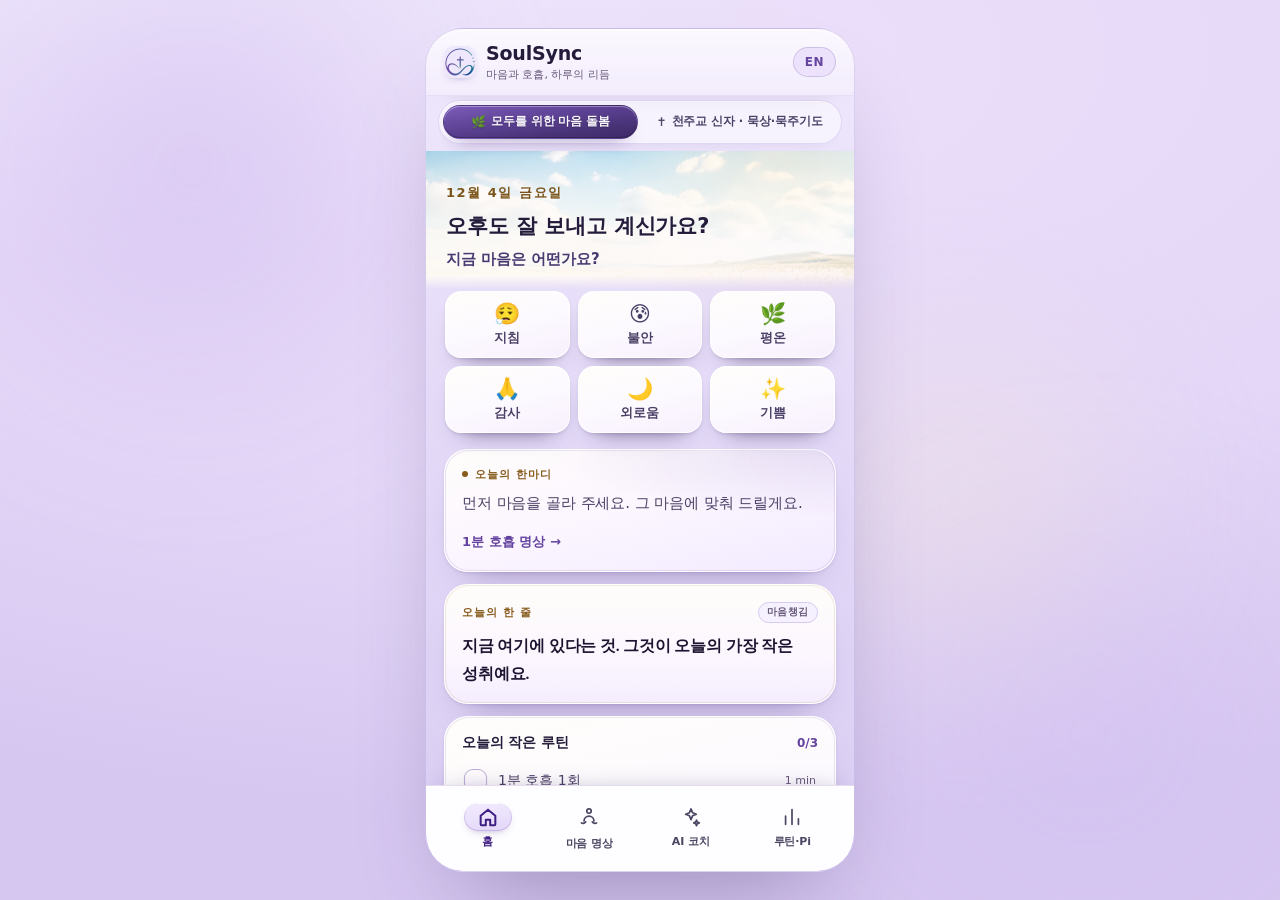
<file: index.html>
<!DOCTYPE html>
<html lang="ko">
<head>
<meta charset="utf-8" />
<meta name="viewport" content="width=device-width, initial-scale=1, viewport-fit=cover" />
<meta name="theme-color" content="#ece3fb" />
<title>SoulSync · 소울싱크</title>
<meta name="description" content="SoulSync — faith, heart, and the rhythm of life. A Catholic prayer and routine companion for Pi Pioneers." />
<link rel="icon" type="image/png" href="assets/favicon.png" />
<link rel="apple-touch-icon" href="assets/icon-192.png" />
<link rel="stylesheet" href="styles.css" />
<!-- Pi Browser injects its own SDK before our scripts run; remember that, so
     pi-adapter.js can tell a real Pi host from a plain browser that merely
     loaded the SDK tag at the bottom of this page. -->
<script>window.__SS_PI_INJECTED = !!(window.Pi && window.Pi.authenticate);</script>
</head>
<body data-mode="mind" data-tab="home">
<div class="ambient" aria-hidden="true"><span class="glow glow-a"></span><span class="glow glow-b"></span><span class="glow glow-c"></span></div>

<div class="phone-frame" id="phoneFrame">
  <header class="app-header">
    <div class="brand">
      <span class="brand-mark" aria-hidden="true">
        <img src="assets/icon-mark-128.png" width="32" height="32" alt="" />
      </span>
      <div class="brand-text">
        <h1>SoulSync</h1>
        <p data-i18n="brand.tagline" data-i18n-mind="brand.tagline.mind">신앙과 마음, 삶의 리듬</p>
      </div>
    </div>
    <div class="header-actions">
      <span class="streak-pill" id="streakPill" title="streak" hidden>🔥 <b>0</b></span>
      <button class="lang-toggle" id="langToggle" type="button" aria-label="Language">EN</button>
    </div>
  </header>

  <!-- Two ways into the app, one tap apart. `mind` is the default: a wide,
       non-religious mind-care mode. `catholic` opens the prayer life. The bar
       sits between the header and the page so it never scrolls away. -->
  <div class="mode-bar" id="modeBar" role="tablist" aria-label="모드 선택" data-i18n-aria="mode.label">
    <button class="mode-opt" id="modeMindBtn" type="button" role="tab" data-mode="mind" aria-selected="true">
      <span class="mode-ico" aria-hidden="true">🌿</span>
      <span data-i18n="mode.mind">모두를 위한 마음 돌봄</span>
    </button>
    <button class="mode-opt" id="modeCatholicBtn" type="button" role="tab" data-mode="catholic" aria-selected="false">
      <span class="mode-ico" aria-hidden="true">✝</span>
      <span data-i18n="mode.catholic">천주교 신자 · 묵상·묵주기도</span>
    </button>
  </div>

  <main class="app-main" id="appMain">

    <!-- ============================================================ HOME -->
    <section class="view is-active" id="view-home" data-view="home" aria-label="Home">
      <div class="hero">
        <p class="date-line" id="todayLabel"></p>
        <h2 id="greeting">좋은 아침이에요</h2>
        <p class="hero-sub" data-i18n="home.question">지금 마음은 어떤가요?</p>
      </div>

      <div class="chip-grid" id="moodChips" role="group" aria-label="mood"></div>

      <article class="card message-card" id="homeMessage">
        <div class="card-eyebrow">
          <span class="dot-pulse" aria-hidden="true"></span>
          <span data-i18n="home.messageTitle">오늘의 한마디</span>
        </div>
        <p class="message-text" id="moodMessage"></p>
        <button class="text-link" id="homeMinuteLink" type="button">
          <span data-i18n="home.minuteCta" data-i18n-mind="home.minuteCtaMind">1분 기도</span> <span aria-hidden="true">→</span>
        </button>
      </article>

      <article class="card verse-card" data-mode-only="catholic">
        <div class="card-eyebrow" data-i18n="home.verseLabel">오늘의 말씀</div>
        <p class="verse-text" id="homeVerseText"></p>
        <p class="verse-ref" id="homeVerseRef"></p>
      </article>

      <article class="card verse-card mind-line-card" data-mode-only="mind">
        <div class="card-eyebrow">
          <span data-i18n="home.verseLabelMind">오늘의 한 줄</span>
          <span class="line-tag" data-i18n="home.verseTagMind">마음챙김</span>
        </div>
        <p class="verse-text" id="homeMindLineText"></p>
      </article>

      <article class="card todo-card">
        <div class="todo-head">
          <h3 data-i18n="home.todoTitle">오늘의 작은 루틴</h3>
          <span class="todo-count" id="todoProgress">0/3</span>
        </div>
        <ul class="todo-list" id="todoList"></ul>
        <p class="todo-hint" id="todoHint" data-i18n="home.todoHint">하나만 해도 충분해요</p>
      </article>

      <div class="cta-stack">
        <button class="btn btn-primary" id="startPrayerBtn" type="button">
          <span class="btn-icon" aria-hidden="true">▶</span>
          <span data-i18n="home.prayerCta" data-i18n-mind="home.prayerCtaMind">기도 시작하기</span>
        </button>
        <button class="btn btn-ghost" id="startRosaryBtn" type="button" data-mode-only="catholic" data-i18n="home.rosaryCta">묵주기도로 이어가기</button>
        <button class="btn btn-ghost" id="startMeditationBtn" type="button" data-mode-only="mind" data-i18n="home.rosaryCtaMind">마음 명상으로 이어가기</button>
      </div>
      <p class="foot-note">
        <span data-i18n="common.footer">SoulSync · Pi Next Hackathon MVP</span>
        <span class="foot-dot" aria-hidden="true">·</span>
        <a class="foot-link" href="privacy.html" data-i18n="common.privacy">개인정보처리방침</a>
      </p>
    </section>

    <!-- ========================================================== ROSARY -->
    <section class="view" id="view-rosary" data-view="rosary" aria-label="Rosary">
      <div class="view-head">
        <div>
          <h2 data-i18n="rosary.title">묵주기도</h2>
          <p class="view-sub" data-i18n="rosary.sub">한 단은 10알, 모두 5단이에요</p>
        </div>
        <button class="icon-btn" id="focusBtn" type="button" aria-pressed="false">
          <span aria-hidden="true">🌙</span>
        </button>
      </div>

      <div class="seg-row" id="mysteryTabs" role="group" aria-label="mystery"></div>
      <p class="rec-note" id="rosaryRecNote"></p>

      <ol class="mystery-strip" id="mysteryStrip"></ol>

      <article class="card prayer-card">
        <div class="decade-row">
          <div class="decade-dots" id="decadeDots" aria-hidden="true"></div>
          <span class="step-info" id="rosaryStepInfo"></span>
        </div>
        <div class="bead-row" id="beads" aria-hidden="true"></div>

        <div class="prayer-head">
          <span class="prayer-label" id="prayerLabel">성호경</span>
          <span class="bead-counter" id="beadCounter"></span>
        </div>
        <p class="prayer-text" id="prayerText">성부와 성자와 성령의 이름으로. 아멘.</p>

        <div class="seek-bar" id="seekBar" role="slider" tabindex="0" aria-orientation="horizontal"
             aria-valuemin="0" aria-valuemax="100" aria-valuenow="0" aria-label="기도 진행 위치">
          <div class="progress-track" aria-hidden="true"><div class="progress-fill" id="stepProgress"></div></div>
          <span class="seek-thumb" id="seekThumb" aria-hidden="true"></span>
        </div>

        <div class="bead-action-row">
          <button class="step-jump" id="prevStepBtn" type="button" aria-label="이전 기도">
            <span aria-hidden="true">‹</span>
          </button>
          <button class="bead-btn" id="beadBtn" type="button">
            <span class="bead-btn-ring" aria-hidden="true"></span>
            <span id="beadBtnLabel">한 알 바치기</span>
          </button>
          <button class="step-jump" id="nextStepBtn" type="button" aria-label="다음 기도">
            <span aria-hidden="true">›</span>
          </button>
        </div>

        <div class="rosary-controls">
          <button class="chip-btn" id="autoBtn" type="button" aria-pressed="false"><span aria-hidden="true">▶</span> <span data-i18n="rosary.autoStart">자동 진행</span></button>
          <button class="chip-btn" id="voiceBtn" type="button" aria-pressed="false"><span aria-hidden="true">🔊</span> <span data-i18n="rosary.voiceOff">음성 안내</span></button>
          <button class="chip-btn" id="resetBtn" type="button"><span aria-hidden="true">↺</span> <span data-i18n="rosary.reset">처음부터</span></button>
          <button class="chip-btn bgm-chip" id="bgmBtn" type="button" aria-pressed="true">
            <span class="bgm-icon" aria-hidden="true">⛪</span>
            <span class="bgm-state" id="bgmState">켜짐</span>
          </button>
        </div>

        <!-- Voice options stay folded away until voice guidance is on. -->
        <div class="voice-panel" id="voicePanel" hidden>
          <div class="voice-row">
            <span class="voice-label" data-i18n="rosary.voiceGender">목소리</span>
            <div class="voice-seg" id="voiceGender" role="group" aria-label="voice">
              <button class="vseg" type="button" data-gender="female" aria-pressed="false" data-i18n="rosary.voiceFemale">여성</button>
              <button class="vseg" type="button" data-gender="male" aria-pressed="true" data-i18n="rosary.voiceMale">남성</button>
            </div>
          </div>
          <div class="voice-row">
            <span class="voice-label" data-i18n="rosary.voicePace">속도</span>
            <div class="voice-seg" id="voicePace" role="group" aria-label="speed">
              <button class="vseg" type="button" data-pace="slow" aria-pressed="true" data-i18n="rosary.paceSlow">천천히</button>
              <button class="vseg" type="button" data-pace="normal" aria-pressed="false" data-i18n="rosary.paceNormal">보통</button>
              <button class="vseg" type="button" data-pace="fast" aria-pressed="false" data-i18n="rosary.paceFast">빠르게</button>
            </div>
          </div>
        </div>
        <p class="card-note" data-i18n="rosary.note">10알을 마치면 오늘의 묵주기도 1단이 자동으로 기록돼요.</p>
      </article>

      <article class="card done-card" id="rosaryDone" hidden>
        <div class="done-mark" aria-hidden="true">✝</div>
        <h3 data-i18n="rosary.doneTitle">5단을 모두 마쳤어요</h3>
        <p data-i18n="rosary.doneBody">지금 이 마음을 주님께 그대로 맡겨 두세요.</p>
        <div class="done-actions">
          <button class="btn btn-primary" id="doneAgainBtn" type="button" data-i18n="rosary.doneAgain">다시 기도하기</button>
          <button class="btn btn-ghost" id="doneRoutineBtn" type="button" data-i18n="rosary.doneRoutine">루틴 보기</button>
        </div>
      </article>
    </section>

    <!-- ======================================================= MEDITATION -->
    <!-- The mind-care mode's second tab. Four things to rest on, a 4-2-6
         breathing rhythm, and a plain timer. Nothing here refers to faith, so
         a first-time visitor meets a mind exercise rather than a rite. -->
    <section class="view" id="view-meditation" data-view="meditation" aria-label="Meditation">
      <div class="view-head">
        <div>
          <h2 data-i18n="med.title">마음 명상</h2>
          <p class="view-sub" data-i18n="med.sub">호흡에 머물고, 마음으로 돌아오는 시간</p>
        </div>
        <button class="icon-btn" id="medFocusBtn" type="button" aria-pressed="false" aria-label="집중 모드">
          <span aria-hidden="true">🌙</span>
        </button>
      </div>

      <p class="med-topic-label" data-i18n="med.topicLabel">무엇에 머물까요</p>
      <div class="seg-row med-topics" id="medTopics" role="group" aria-label="topic"></div>

      <article class="card med-card">
        <p class="med-guide" id="medGuide"></p>

        <div class="breath-wrap med-wrap">
          <div class="breath-ring med-orb" id="medOrb"><span id="medTime">10:00</span></div>
        </div>

        <p class="med-phase" id="medPhase"></p>
        <p class="med-breath-count" id="medBreathCount"></p>

        <div class="med-rhythm" id="medRhythm" aria-hidden="true">
          <div class="rhythm-labels">
            <span class="rhythm-seg seg-in" data-phase="inhale"><b>4</b><i data-i18n="med.barIn">들이쉬기</i></span>
            <span class="rhythm-seg seg-hold" data-phase="hold"><b>2</b><i data-i18n="med.barHold">멈추기</i></span>
            <span class="rhythm-seg seg-out" data-phase="exhale"><b>6</b><i data-i18n="med.barOut">내쉬기</i></span>
          </div>
          <div class="rhythm-track">
            <span class="rhythm-zone z-in"></span>
            <span class="rhythm-zone z-hold"></span>
            <span class="rhythm-zone z-out"></span>
            <span class="rhythm-fill" id="medRhythmFill"></span>
          </div>
        </div>

        <div class="med-durations" id="medDurations" role="group" aria-label="length"></div>

        <div class="med-actions">
          <button class="btn btn-primary" id="medStartBtn" type="button" data-i18n="med.start">시작하기</button>
          <button class="chip-btn" id="medResetBtn" type="button"><span aria-hidden="true">↺</span> <span data-i18n="med.reset">처음부터</span></button>
        </div>
        <p class="card-note" data-i18n="med.doneNote">3분도 10분도 같은 마음이에요. 앉았다는 것만으로 충분해요.</p>
      </article>

      <article class="card done-card" id="medDone" hidden>
        <div class="done-mark" aria-hidden="true">🌿</div>
        <h3 data-i18n="med.doneTitle">명상을 마쳤어요</h3>
        <p data-i18n="med.doneBody">지금의 호흡과 마음을 그대로 안고 가요. 오늘의 명상이 기록됐어요.</p>
        <div class="done-actions">
          <button class="btn btn-primary" id="medAgainBtn" type="button" data-i18n="med.again">한 번 더</button>
          <button class="btn btn-ghost" id="medRoutineBtn" type="button" data-i18n="med.routine">루틴 보기</button>
        </div>
      </article>
    </section>

    <!-- =========================================================== COACH -->
    <section class="view" id="view-coach" data-view="coach" aria-label="AI Coach">
      <div class="view-head">
        <div>
          <h2 data-i18n="coach.title">AI 코치</h2>
          <p class="view-sub" data-i18n="coach.sub" data-i18n-mind="coach.subMind">지금 마음을 적어 주세요.</p>
        </div>
      </div>

      <div class="coach-chips" id="coachChips"></div>

      <div class="coach-thread" id="coachThread" aria-live="polite"></div>

      <div class="composer">
        <textarea id="coachInput" rows="2" data-i18n-placeholder="coach.placeholder" placeholder="오늘 어떤 하루였나요?"></textarea>
        <button class="send-btn" id="coachSend" type="button" aria-label="send">
          <span aria-hidden="true">↑</span>
        </button>
      </div>
    </section>

    <!-- ========================================================= ROUTINE -->
    <section class="view" id="view-routine" data-view="routine" aria-label="Routine and Pi">
      <div class="view-head">
        <div>
          <h2 data-i18n="routine.title">루틴 · Pi</h2>
          <p class="view-sub" data-i18n="pi.sub" data-i18n-mind="pi.subMind">기도 기록은 내 계정에, 작은 감사는 투명하게.</p>
        </div>
      </div>

      <div class="stat-row">
        <div class="stat-card">
          <span class="stat-label" data-i18n="routine.streakLabel">연속</span>
          <span class="stat-value"><b id="streakValue">0</b><i data-i18n="routine.dayUnit">일</i></span>
        </div>
        <div class="stat-card">
          <span class="stat-label" data-i18n="routine.best">최고 기록</span>
          <span class="stat-value"><b id="bestValue">0</b><i data-i18n="routine.dayUnit">일</i></span>
        </div>
      </div>

      <article class="card week-card">
        <div class="todo-head">
          <h3 data-i18n="routine.weekTitle">최근 7일</h3>
          <span class="legend" data-i18n="routine.legend" data-i18n-mind="routine.legendMind">기도 · 묵주 · 말씀</span>
        </div>
        <div class="week-grid" id="weekGrid"></div>
      </article>

      <article class="card">
        <div class="todo-head"><h3 data-i18n="routine.todayTitle">오늘의 체크</h3></div>
        <ul class="todo-list compact" id="routineTodayList"></ul>
      </article>

      <article class="card feedback-card">
        <div class="card-eyebrow" data-i18n="routine.feedbackTitle">흐름 피드백</div>
        <p id="routineFeedback"></p>
      </article>

      <article class="card pi-card">
        <div class="pi-head">
          <h3 data-i18n="pi.title">Pi와 연결</h3>
          <span class="badge" id="piModeBadge">데모 모드</span>
        </div>
        <p class="pi-user" id="piUserLine" hidden></p>
        <div class="pi-connect-row">
          <button class="btn btn-primary btn-sm" id="piConnectBtn" type="button" data-i18n="pi.connect">Pi로 로그인</button>
          <button class="text-link subtle" id="piLogoutBtn" type="button" data-i18n="pi.logout" hidden>연결 해제</button>
        </div>
        <p class="card-note" data-i18n="pi.demoHint">일반 브라우저에서는 안전한 데모 시뮬레이션으로 동작해요.</p>
      </article>

      <article class="card offer-card">
        <div class="card-eyebrow" data-i18n="pi.offerTitle" data-i18n-mind="pi.offerTitleMind">감사 봉헌</div>
        <p class="offer-desc" data-i18n="pi.offerDesc" data-i18n-mind="pi.offerDescMind">마음에 남은 감사만큼 작은 Pi를 봉헌해 보세요.</p>
        <div class="amount-row" id="piAmountChips"></div>
        <label class="field">
          <span data-i18n="pi.memoLabel">한 줄 메모 (선택)</span>
          <input id="piMemo" type="text" maxlength="60" data-i18n-placeholder="pi.memoPlaceholder" data-i18n-placeholder-mind="pi.memoPlaceholderMind" placeholder="오늘 감사한 일" />
        </label>
        <button class="btn btn-gold" id="piOfferBtn" type="button" data-i18n="pi.offerBtn" data-i18n-mind="pi.offerBtnMind">Pi로 봉헌하기</button>
        <p class="pi-status" id="piStatus" role="status"></p>
        <div class="recent-head"><span data-i18n="pi.recent" data-i18n-mind="pi.recentMind">최근 봉헌</span></div>
        <ul class="recent-list" id="piRecentList"></ul>
      </article>

      <article class="card solidarity-card">
        <div class="card-eyebrow" data-i18n="pi.solidTitle" data-i18n-mind="pi.solidTitleMind">글로벌 묵주기도 연대</div>
        <p class="solid-count"><b id="solidCount">0</b></p>
        <p class="solid-desc" data-i18n="pi.solidDesc" data-i18n-mind="pi.solidDescMind">오늘 함께 기도한 파이오니어</p>
        <p class="solid-mine" id="solidMine"></p>
        <p class="card-note" data-i18n="pi.solidNote">데모 모드에서는 예시 숫자로 표시돼요.</p>
      </article>

      <article class="card danger-card">
        <p class="card-note" data-i18n="pi.note">이 프로토타입은 브라우저 로컬 저장소에만 기록합니다.</p>
        <button class="text-link danger" id="resetDataBtn" type="button" data-i18n="pi.reset">내 기록 초기화</button>
      </article>

      <p class="foot-note">
        <span data-i18n="common.footer">SoulSync · Pi Next Hackathon MVP</span>
        <span class="foot-dot" aria-hidden="true">·</span>
        <a class="foot-link" href="privacy.html" data-i18n="common.privacy">개인정보처리방침</a>
      </p>
    </section>
  </main>

  <nav class="tabbar" id="tabbar" aria-label="Main">
    <button class="tab is-active" data-tab="home" type="button">
      <svg viewBox="0 0 24 24" aria-hidden="true"><path d="M4 10.6 12 4l8 6.6V20a1 1 0 0 1-1 1h-4.6v-6H9.6v6H5a1 1 0 0 1-1-1z"/></svg>
      <span data-i18n="nav.home">홈</span>
    </button>
    <button class="tab" data-tab="rosary" type="button">
      <span class="tab-ico" data-mode-only="catholic">
        <svg viewBox="0 0 24 24" aria-hidden="true"><path d="M12 2.6v5.2"/><circle cx="12" cy="10.4" r="1.9"/><circle cx="12" cy="14.4" r="1.9"/><circle cx="12" cy="18.4" r="1.9"/><path d="M12 20.4v1.4"/></svg>
      </span>
      <span class="tab-ico" data-mode-only="mind">
        <svg viewBox="0 0 24 24" aria-hidden="true"><circle cx="12" cy="6.6" r="2.4"/><path d="M6.6 17.4c0-3 2.4-5.3 5.4-5.3s5.4 2.3 5.4 5.3"/><path d="M3.8 19.6c1.9.9 4 .1 4.6-1.2"/><path d="M20.2 19.6c-1.9.9-4 .1-4.6-1.2"/></svg>
      </span>
      <span data-i18n="nav.rosary" data-i18n-mind="nav.meditation">묵주기도</span>
    </button>
    <button class="tab" data-tab="coach" type="button">
      <svg viewBox="0 0 24 24" aria-hidden="true"><path d="M12 3.2l1.7 4.1 4.1 1.7-4.1 1.7L12 14.8l-1.7-4.1L6.2 9l4.1-1.7z"/><path d="M18 15.4l.9 2.1 2.1.9-2.1.9-.9 2.1-.9-2.1-2.1-.9 2.1-.9z"/></svg>
      <span data-i18n="nav.coach">AI 코치</span>
    </button>
    <button class="tab" data-tab="routine" type="button">
      <svg viewBox="0 0 24 24" aria-hidden="true"><path d="M5 20V11M12 20V4M19 20v-6"/></svg>
      <span data-i18n="nav.routine">루틴·Pi</span>
    </button>
  </nav>
</div>

<!-- 1-minute prayer sheet -->
<div class="sheet-overlay" id="minuteSheet" hidden>
  <div class="sheet" role="dialog" aria-modal="true" aria-labelledby="minuteTitle">
    <div class="sheet-grab" aria-hidden="true"></div>
    <div class="sheet-head">
      <div class="sheet-title">
        <h3 id="minuteTitle" data-i18n="minute.title" data-i18n-mind="minute.titleMind">1분 기도</h3>
        <span class="minute-for" id="minuteFor" hidden></span>
      </div>
      <button class="icon-btn small" id="minuteClose" type="button" aria-label="close">✕</button>
    </div>
    <div class="breath-wrap">
      <div class="breath-ring" id="breathRing"><span id="minuteTime">60</span></div>
    </div>
    <p class="minute-step" id="minuteStep"></p>
    <p class="minute-text" id="minuteText"></p>
    <div class="sheet-actions">
      <button class="btn btn-primary" id="minuteStartBtn" type="button" data-i18n="minute.start">1분 시작하기</button>
      <button class="btn btn-ghost" id="minuteDoneBtn" type="button" data-i18n="minute.finish" hidden>마치기</button>
    </div>
  </div>
</div>

<div class="toast" id="toast" role="status" aria-live="polite" hidden></div>

<!-- The Pi SDK is loaded in every browser, so window.Pi is there inside Pi
     Browser even when its user agent is not recognised. async keeps the page
     from ever waiting on it (and harmless if offline); pi-adapter.js picks the
     SDK up whenever it arrives. -->
<script src="https://sdk.minepi.com/pi-sdk.js" async></script>
<script src="data.js"></script>
<script src="rosary.js"></script>
<script src="organ.js"></script>
<script src="coach.js"></script>
<script src="pi-adapter.js"></script>
<script src="app.js"></script>
</body>
</html>
</file>
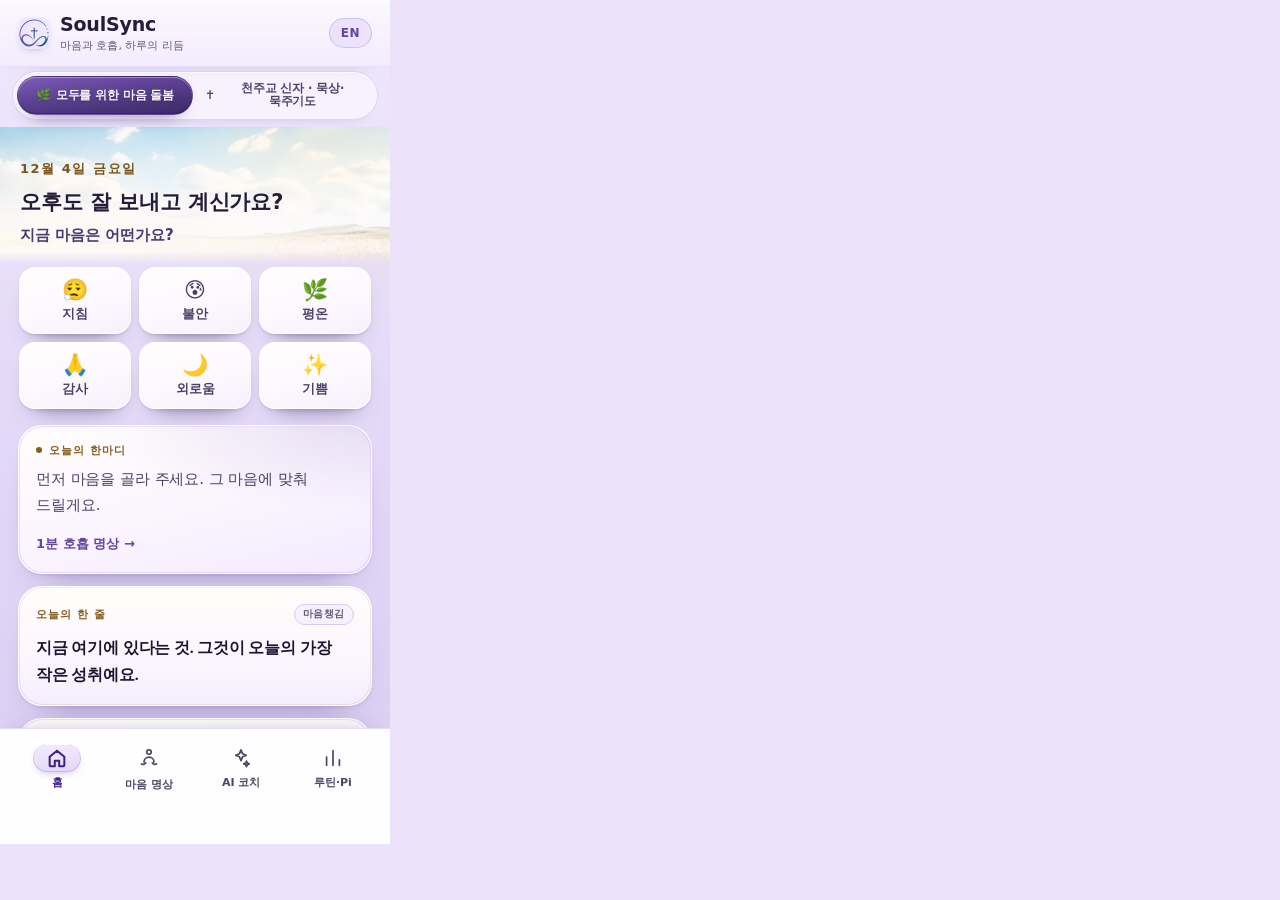
<file: __shot.html>
<!DOCTYPE html>
<html lang="ko">
<head>
<meta charset="utf-8" />
<title>SoulSync · 390×844 render</title>
<style>
  html, body { margin: 0; padding: 0; background: #ece3fb; }
  iframe { position: absolute; top: 0; left: 0; width: 390px; height: 844px; border: 0; display: block; background: #ece3fb; }
</style>
</head>
<body>
<iframe src="./index.html" title="SoulSync at 390x844"></iframe>
</body>
</html>
</file>
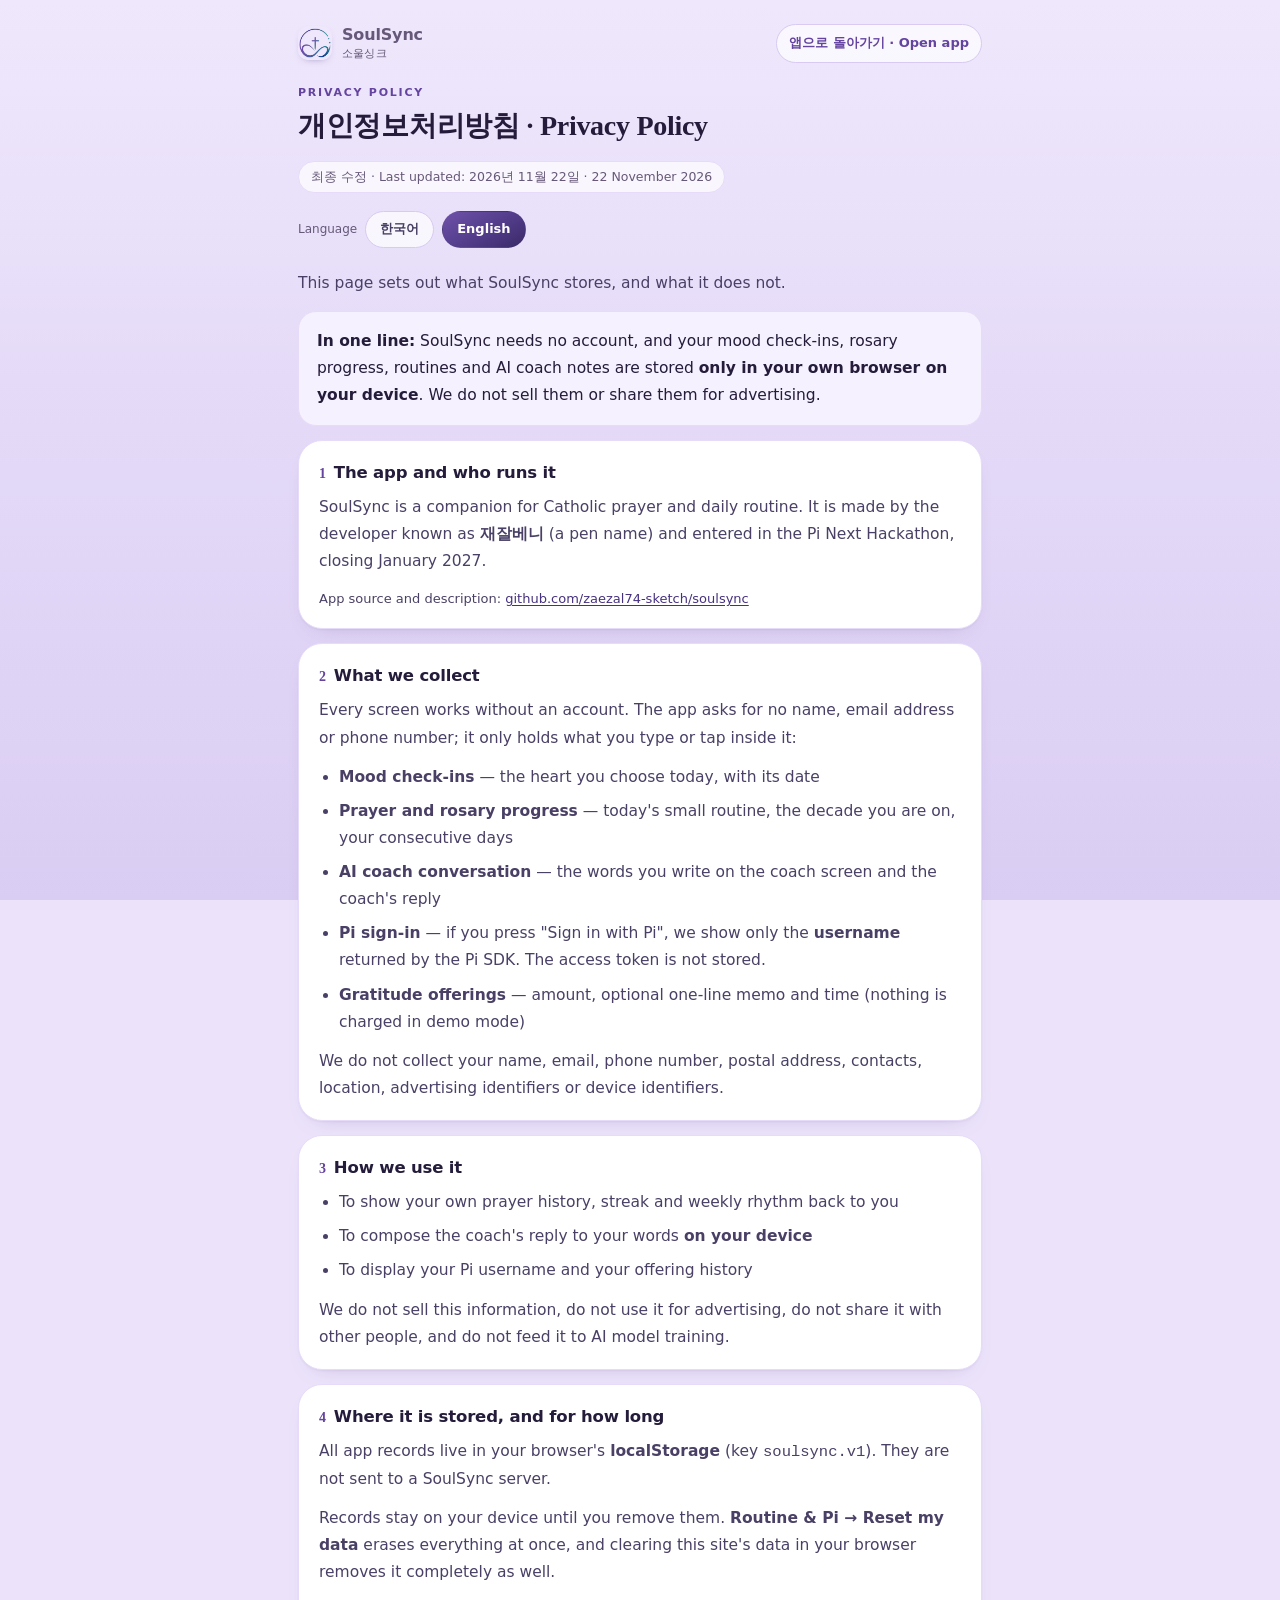
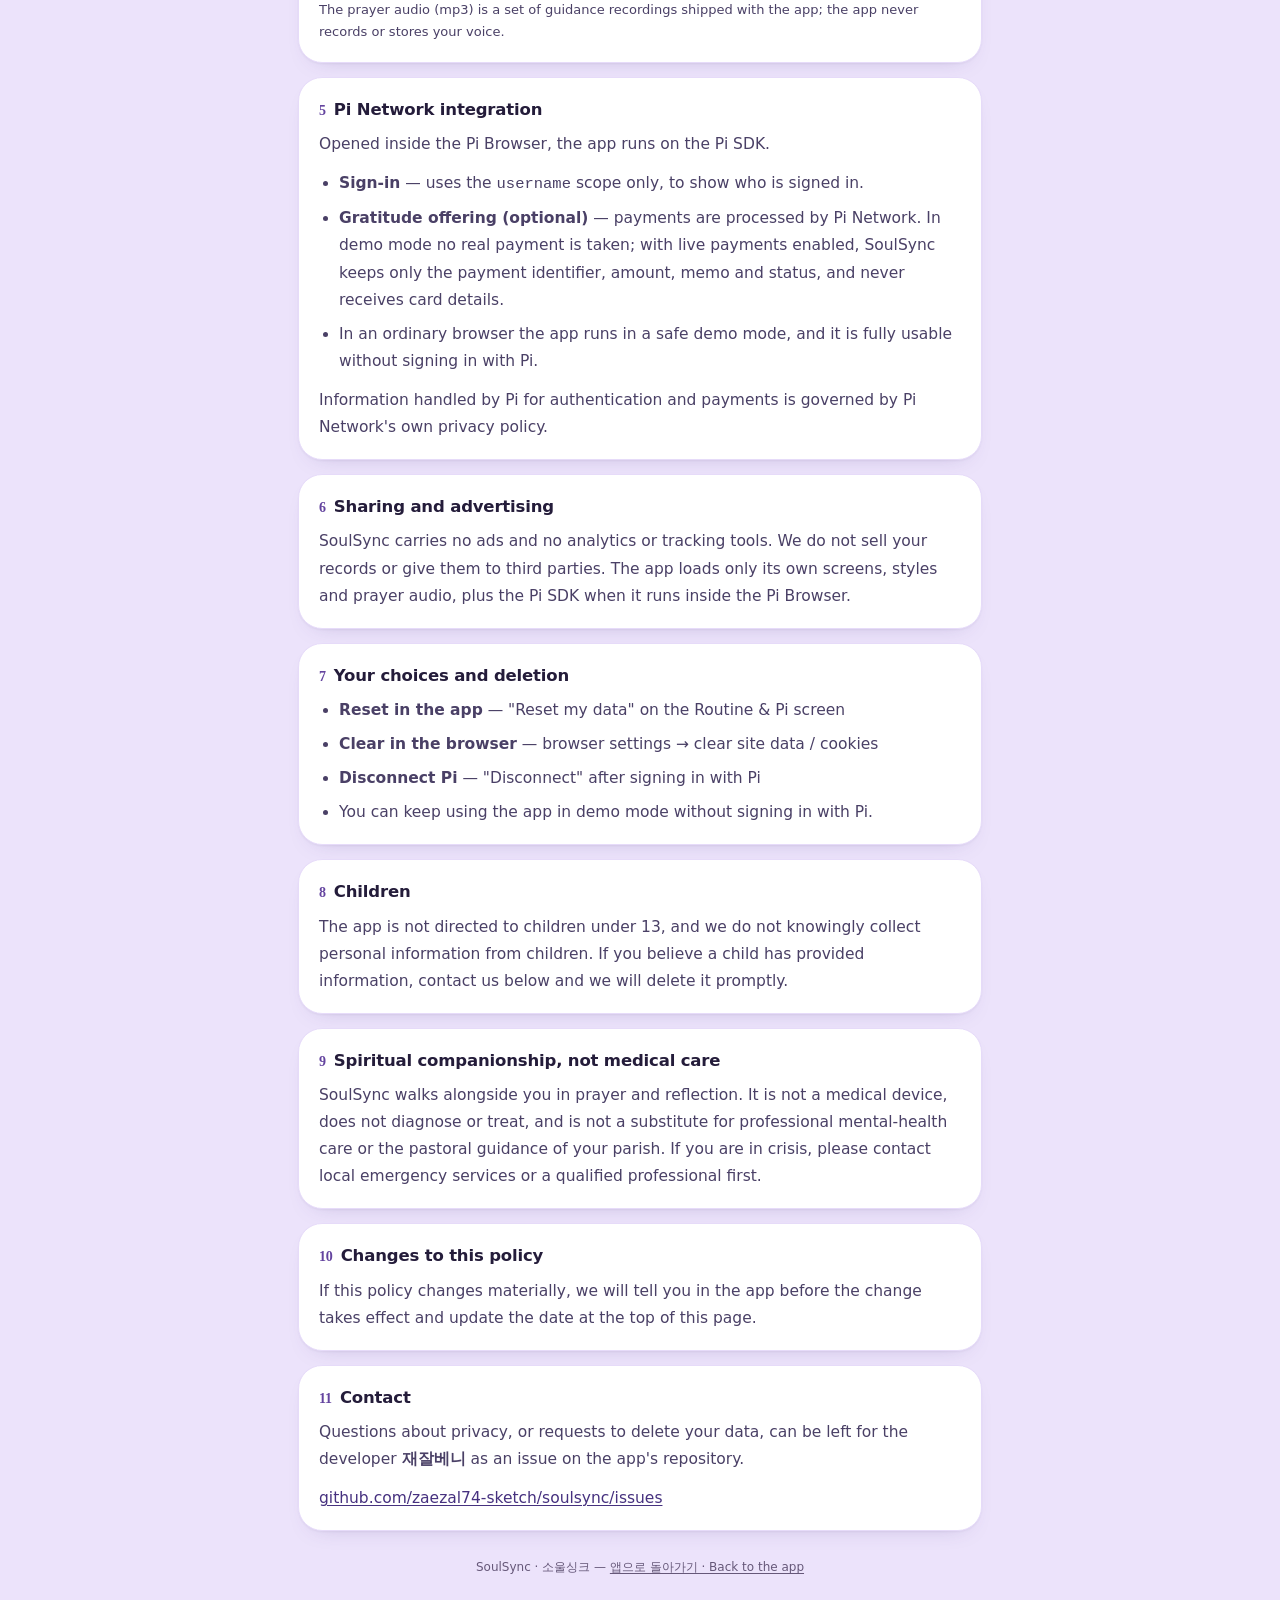
<file: privacy.html>
<!DOCTYPE html>
<html lang="ko">
<head>
<meta charset="utf-8" />
<meta name="viewport" content="width=device-width, initial-scale=1, viewport-fit=cover" />
<meta name="theme-color" content="#ece3fb" />
<title>개인정보처리방침 · Privacy Policy — SoulSync</title>
<meta name="description" content="SoulSync (소울싱크) 개인정보처리방침 — 기도 기록은 사용자의 브라우저에만 저장됩니다. Privacy Policy for SoulSync, a prayer and daily-routine companion." />
<link rel="icon" type="image/png" href="assets/favicon.png" />
<link rel="apple-touch-icon" href="assets/icon-192.png" />
<style>
  :root {
    --bg: #ece3fb;
    --bg-grad: linear-gradient(180deg, #efe8fc 0%, #e5dbf8 42%, #dacdf3 100%);
    --surface: #ffffff;
    --surface-2: #f6f1fe;
    --ink: #241c3a;
    --ink-2: #4a4066;
    --muted: #665879;
    --line: #d8caf2;
    --line-soft: #e6dbf9;
    --violet: #64449f;
    --violet-strong: #46317f;
    --gold: #875c1d;
    --gold-soft: #f9f0dc;
    --radius-lg: 24px;
    --radius-md: 18px;
    --radius-sm: 12px;
    --shadow-card: 0 1px 2px rgba(60, 44, 96, .05), 0 10px 24px -18px rgba(76, 58, 133, .38);
    --font-ui: -apple-system, BlinkMacSystemFont, "Apple SD Gothic Neo", "Pretendard",
      "Noto Sans KR", "Malgun Gothic", system-ui, "Segoe UI", Roboto, sans-serif;
    --font-serif: "Iowan Old Style", "Apple Garamond", "Noto Serif KR", "Nanum Myeongjo",
      Georgia, "Times New Roman", serif;
  }

  * { box-sizing: border-box; }
  html, body { margin: 0; }
  body {
    min-height: 100%;
    background: var(--bg);
    background-image: var(--bg-grad);
    background-attachment: fixed;
    color: var(--ink);
    font-family: var(--font-ui);
    font-size: 15.5px;
    line-height: 1.75;
    -webkit-text-size-adjust: 100%;
    -webkit-font-smoothing: antialiased;
  }
  a { color: var(--violet-strong); text-underline-offset: 2px; }
  a:focus-visible, button:focus-visible { outline: 2px solid var(--violet); outline-offset: 2px; }

  .wrap { width: min(720px, 100%); margin: 0 auto; padding: 24px 18px calc(48px + env(safe-area-inset-bottom, 0px)); }

  /* ------------------------------------------------------------- top bar */
  .topbar { display: flex; align-items: center; gap: 10px; margin-bottom: 20px; }
  .brand { display: flex; align-items: center; gap: 10px; min-width: 0; text-decoration: none; color: inherit; }
  .brand img { width: 34px; height: 34px; border-radius: 10px; display: block; box-shadow: 0 3px 9px -6px rgba(76, 58, 133, .8); }
  .brand b { display: block; font-size: 16px; line-height: 1.3; font-weight: 800; letter-spacing: -.01em; }
  .brand span { display: block; font-size: 11px; line-height: 1.45; color: var(--muted); letter-spacing: .02em; font-weight: 500; }
  .topbar .back { margin-left: auto; font-size: 13px; font-weight: 600; text-decoration: none; color: var(--violet);
    padding: 7px 12px; border-radius: 999px; background: rgba(255, 255, 255, .7); border: 1px solid var(--line); white-space: nowrap; }

  /* ------------------------------------------------------------ headline */
  .head { margin: 6px 0 18px; }
  .head .eyebrow { font-size: 11px; letter-spacing: .16em; text-transform: uppercase; color: var(--violet); font-weight: 700; }
  .head h1 { font-family: var(--font-serif); font-size: 28px; line-height: 1.25; margin: 6px 0 8px; letter-spacing: -.01em; }
  .head p { margin: 0; color: var(--ink-2); }
  .head .updated { display: inline-block; margin-top: 10px; font-size: 12.5px; color: var(--muted); background: rgba(255, 255, 255, .72);
    border: 1px solid var(--line-soft); border-radius: 999px; padding: 4px 12px; }

  /* ------------------------------------------------------- language switch */
  .langbar { display: flex; align-items: center; gap: 8px; margin: 18px 0 22px; }
  .langbar .label { font-size: 12px; color: var(--muted); }
  .langbar button {
    font: inherit; font-size: 13px; font-weight: 700; color: var(--ink-2);
    background: rgba(255, 255, 255, .72); border: 1px solid var(--line);
    border-radius: 999px; padding: 6px 14px; cursor: pointer;
  }
  .langbar button[aria-pressed="true"] { color: #fff; background: linear-gradient(150deg, #6e51a9 0%, #4f3a86 60%, #3a2a68 100%); border-color: transparent; }

  /* --------------------------------------------------------------- panes */
  .pane { animation: fade .28s ease both; }
  html[data-lang="ko"] .pane-en, html[data-lang="en"] .pane-ko { display: none; }
  .pane + .pane { margin-top: 34px; padding-top: 26px; border-top: 1px dashed var(--line); }
  html[data-lang="en"] .pane-en { margin-top: 0; padding-top: 0; border-top: 0; }
  @keyframes fade { from { opacity: 0; transform: translateY(4px); } to { opacity: 1; transform: none; } }
  @media (prefers-reduced-motion: reduce) { .pane { animation: none; } }

  .card { background: var(--surface); border: 1px solid var(--line-soft); border-radius: var(--radius-lg);
    padding: 20px 20px 6px; box-shadow: var(--shadow-card); }
  .card + .card { margin-top: 14px; }
  .card h2 { font-size: 16.5px; line-height: 1.4; margin: 0 0 10px; letter-spacing: -.01em; display: flex; gap: 8px; align-items: baseline; }
  .card h2 .num { font-family: var(--font-serif); font-size: 14px; color: var(--violet); font-weight: 700; }
  .card p, .card li { color: var(--ink-2); margin: 0 0 12px; }
  .card ul { margin: 0 0 12px; padding-left: 20px; }
  .card li { margin-bottom: 7px; }
  .card li:last-child { margin-bottom: 12px; }

  .intro { margin: 0 0 14px; color: var(--ink-2); }
  .lead { background: var(--surface-2); border: 1px solid var(--line-soft); border-radius: var(--radius-md);
    padding: 16px 18px; color: var(--ink); margin: 0 0 14px; }
  .lead b { color: var(--ink); }

  .note { font-size: 13px; color: var(--muted); }
  .pill-row { display: flex; flex-wrap: wrap; gap: 8px; margin: 2px 0 14px; padding: 0; list-style: none; }
  .pill-row li { font-size: 12.5px; color: var(--violet-strong); background: #f3ecfd; border: 1px solid var(--line-soft);
    border-radius: 999px; padding: 4px 11px; margin: 0; }
  .gold-note { background: var(--gold-soft); border: 1px solid #f0e3c8; border-radius: var(--radius-sm); padding: 12px 14px; color: #6b4a17; font-size: 14px; }
  .gold-note b { color: #533806; }

  footer.foot { margin-top: 26px; text-align: center; font-size: 12px; color: var(--muted); line-height: 1.8; }
  footer.foot a { color: var(--muted); }

  @media (max-width: 420px) {
    body { font-size: 15px; }
    .head h1 { font-size: 24px; }
    .card { padding: 17px 16px 4px; border-radius: 20px; }
    .wrap { padding: 18px 14px 40px; }
  }
  @media print {
    body { background: #fff; }
    .topbar .back, .langbar { display: none; }
    .card { box-shadow: none; break-inside: avoid; }
  }
</style>
</head>
<body>
<div class="wrap">

  <div class="topbar">
    <a class="brand" href="./">
      <img src="assets/icon-mark-128.png" width="34" height="34" alt="" />
      <span><b>SoulSync</b><span>소울싱크</span></span>
    </a>
    <a class="back" href="./">앱으로 돌아가기 · Open app</a>
  </div>

  <div class="head">
    <div class="eyebrow">Privacy Policy</div>
    <h1>개인정보처리방침 · Privacy Policy</h1>
    <p class="updated">최종 수정 · Last updated: 2026년 11월 22일 · 22 November 2026</p>
  </div>

  <div class="langbar" role="group" aria-label="Language">
    <span class="label">Language</span>
    <button type="button" data-set-lang="ko" aria-pressed="true">한국어</button>
    <button type="button" data-set-lang="en" aria-pressed="false">English</button>
  </div>

  <!-- =================================================================== KO -->
  <div class="pane pane-ko" lang="ko">

    <p class="intro">이 페이지는 SoulSync(소울싱크)가 무엇을 저장하고 무엇을 저장하지 않는지 밝힙니다.</p>

    <p class="lead">
      <b>한 줄 요약:</b> SoulSync는 회원가입 없이 쓸 수 있고, 감정 기록·묵주기도 진행·루틴·AI 코치 대화는
      <b>사용자의 브라우저(내 기기) 안에만</b> 저장됩니다. 광고·판매를 위해 다른 곳으로 보내지 않습니다.
    </p>

    <section class="card">
      <h2><span class="num">1</span> 앱과 운영자</h2>
      <p>SoulSync(소울싱크)는 가톨릭 기도와 하루 루틴을 돕는 앱입니다. 개발자 닉네임은 <b>재잘베니</b>이며, 이 앱은 Pi Next Hackathon(2027년 1월 마감)에 출품하기 위해 만들어졌습니다.</p>
      <p class="note">자세한 앱 소개: <a href="https://github.com/zaezal74-sketch/soulsync">github.com/zaezal74-sketch/soulsync</a></p>
    </section>

    <section class="card">
      <h2><span class="num">2</span> 수집하는 정보</h2>
      <p>앱은 계정을 만들지 않고도 모든 화면을 쓸 수 있습니다. 아래 정보는 이름·이메일·전화번호를 받지 않고 앱 안에서 직접 입력한 내용만 해당합니다.</p>
      <ul>
        <li><b>마음 기록</b> — 오늘 고른 마음(감정)과 그 날짜</li>
        <li><b>기도·묵주기도 진행</b> — 오늘의 작은 루틴 체크, 10알(1단) 진행, 연속 일수</li>
        <li><b>AI 코치 대화</b> — 코치 화면에 적은 글과 코치의 답변</li>
        <li><b>Pi 로그인 정보</b> — "Pi로 로그인"을 직접 눌렀을 때 Pi SDK가 알려 주는 <b>사용자 이름(username)</b>만 화면에 표시합니다. 인증 토큰은 저장하지 않습니다.</li>
        <li><b>감사 봉헌 기록</b> — 봉헌한 금액, 한 줄 메모, 시간 (데모 모드에서는 실제 결제가 없습니다)</li>
      </ul>
      <p>이름, 이메일, 전화번호, 주소, 연락처, 위치, 광고 식별자, 기기 고유번호는 수집하지 않습니다.</p>
    </section>

    <section class="card">
      <h2><span class="num">3</span> 이용 목적</h2>
      <ul>
        <li>사용자 자신에게 기도 기록·연속 일수·주간 흐름을 다시 보여 주기 위해</li>
        <li>입력한 문장에 대해 코치의 답변을 <b>기기 안에서</b> 만들어 보여 주기 위해</li>
        <li>Pi 사용자 이름과 봉헌 내역을 화면에 표시하기 위해</li>
      </ul>
      <p>이 정보를 팔지 않고, 광고에 쓰지 않으며, 다른 사람과 공유하지 않고, 인공지능 모델 학습에 넘기지 않습니다.</p>
    </section>

    <section class="card">
      <h2><span class="num">4</span> 저장 위치와 보관 기간</h2>
      <p>모든 앱 기록은 사용자의 브라우저 <b>localStorage</b>(키 이름 <code>soulsync.v1</code>)에 저장됩니다. SoulSync의 서버로 보내지 않습니다.</p>
      <p>기록은 사용자가 지울 때까지 본인 기기에 남습니다. 앱의 <b>루틴 · Pi → 내 기록 초기화</b>를 누르면 즉시 모두 지워지고, 브라우저의 사이트 데이터 삭제로도 완전히 사라집니다.</p>
      <p class="note">기도 음성(mp3)은 앱에 포함된 안내 음성 파일이며, 사용자가 말한 내용을 녹음하거나 저장하지 않습니다.</p>
    </section>

    <section class="card">
      <h2><span class="num">5</span> Pi Network 연동</h2>
      <p>앱을 Pi Browser에서 열면 Pi SDK로 동작합니다.</p>
      <ul>
        <li><b>로그인</b> — <code>username</code> 권한만 사용하며, 화면에 표시할 사용자 이름을 받습니다.</li>
        <li><b>감사 봉헌(선택)</b> — 결제는 Pi Network가 처리합니다. 현재 데모 모드에서는 실제 결제가 이뤄지지 않고, 결제를 켠 경우에도 SoulSync는 결제 식별자·금액·메모·상태만 보관하며 카드번호 같은 결제 수단 정보는 받지 않습니다.</li>
        <li>일반 브라우저에서는 안전한 데모 모드로 동작하며, Pi 로그인 없이도 앱 전체를 쓸 수 있습니다.</li>
      </ul>
      <p>Pi 사용자 인증과 결제에 관한 정보는 Pi Network의 개인정보처리방침을 따릅니다.</p>
    </section>

    <section class="card">
      <h2><span class="num">6</span> 제3자 제공·광고</h2>
      <p>SoulSync는 광고를 넣지 않으며, 분석·추적 도구를 넣지 않습니다. 사용자의 기록을 제3자에게 판매하거나 제공하지 않습니다. 앱이 불러오는 것은 앱 화면·스타일·기도 음성 파일과, Pi Browser 안에서의 Pi SDK뿐입니다.</p>
    </section>

    <section class="card">
      <h2><span class="num">7</span> 사용자의 선택과 삭제</h2>
      <ul>
        <li><b>앱 안에서 초기화</b> — 루틴 · Pi 화면의 "내 기록 초기화"</li>
        <li><b>브라우저에서 삭제</b> — 브라우저 설정 → 사이트 데이터/쿠키 삭제</li>
        <li><b>Pi 연결 해제</b> — Pi로 로그인한 경우 "연결 해제"</li>
        <li>Pi 로그인 없이 데모 모드로 계속 쓸 수 있습니다.</li>
      </ul>
    </section>

    <section class="card">
      <h2><span class="num">8</span> 어린이</h2>
      <p>이 앱은 만 13세 미만 어린이를 대상으로 하지 않으며, 어린이의 개인정보를 알면서 수집하지 않습니다. 어린이가 정보를 남긴 것으로 보이면 아래 문의처로 알려 주시면 지체 없이 삭제합니다.</p>
    </section>

    <section class="card">
      <h2><span class="num">9</span> 영적 동반이며 의료 행위가 아닙니다</h2>
      <p>SoulSync는 기도와 묵상을 함께하는 동반자입니다. 의료기기가 아니며 진단·치료를 제공하지 않고, 전문 심리 상담이나 본당 사제의 사목적 안내를 대신하지 않습니다. 위기 상황이라면 지역 응급 서비스나 전문가에게 먼저 연락해 주세요.</p>
    </section>

    <section class="card">
      <h2><span class="num">10</span> 방침 변경</h2>
      <p>내용이 크게 바뀌면 시행 전에 앱 안에서 알려 드리고, 이 페이지의 수정일을 갱신합니다.</p>
    </section>

    <section class="card">
      <h2><span class="num">11</span> 문의</h2>
      <p>개인정보에 관한 문의와 삭제 요청은 개발자 <b>재잘베니</b>에게 앱 저장소의 이슈로 남겨 주세요.</p>
      <p><a href="https://github.com/zaezal74-sketch/soulsync/issues">github.com/zaezal74-sketch/soulsync/issues</a></p>
    </section>

  </div>

  <!-- =================================================================== EN -->
  <div class="pane pane-en" lang="en">

    <p class="intro">This page sets out what SoulSync stores, and what it does not.</p>

    <p class="lead">
      <b>In one line:</b> SoulSync needs no account, and your mood check-ins, rosary progress, routines and
      AI coach notes are stored <b>only in your own browser on your device</b>. We do not sell them or share
      them for advertising.
    </p>

    <section class="card">
      <h2><span class="num">1</span> The app and who runs it</h2>
      <p>SoulSync is a companion for Catholic prayer and daily routine. It is made by the developer known as <b>재잘베니</b> (a pen name) and entered in the Pi Next Hackathon, closing January 2027.</p>
      <p class="note">App source and description: <a href="https://github.com/zaezal74-sketch/soulsync">github.com/zaezal74-sketch/soulsync</a></p>
    </section>

    <section class="card">
      <h2><span class="num">2</span> What we collect</h2>
      <p>Every screen works without an account. The app asks for no name, email address or phone number; it only holds what you type or tap inside it:</p>
      <ul>
        <li><b>Mood check-ins</b> — the heart you choose today, with its date</li>
        <li><b>Prayer and rosary progress</b> — today's small routine, the decade you are on, your consecutive days</li>
        <li><b>AI coach conversation</b> — the words you write on the coach screen and the coach's reply</li>
        <li><b>Pi sign-in</b> — if you press "Sign in with Pi", we show only the <b>username</b> returned by the Pi SDK. The access token is not stored.</li>
        <li><b>Gratitude offerings</b> — amount, optional one-line memo and time (nothing is charged in demo mode)</li>
      </ul>
      <p>We do not collect your name, email, phone number, postal address, contacts, location, advertising identifiers or device identifiers.</p>
    </section>

    <section class="card">
      <h2><span class="num">3</span> How we use it</h2>
      <ul>
        <li>To show your own prayer history, streak and weekly rhythm back to you</li>
        <li>To compose the coach's reply to your words <b>on your device</b></li>
        <li>To display your Pi username and your offering history</li>
      </ul>
      <p>We do not sell this information, do not use it for advertising, do not share it with other people, and do not feed it to AI model training.</p>
    </section>

    <section class="card">
      <h2><span class="num">4</span> Where it is stored, and for how long</h2>
      <p>All app records live in your browser's <b>localStorage</b> (key <code>soulsync.v1</code>). They are not sent to a SoulSync server.</p>
      <p>Records stay on your device until you remove them. <b>Routine &amp; Pi → Reset my data</b> erases everything at once, and clearing this site's data in your browser removes it completely as well.</p>
      <p class="note">The prayer audio (mp3) is a set of guidance recordings shipped with the app; the app never records or stores your voice.</p>
    </section>

    <section class="card">
      <h2><span class="num">5</span> Pi Network integration</h2>
      <p>Opened inside the Pi Browser, the app runs on the Pi SDK.</p>
      <ul>
        <li><b>Sign-in</b> — uses the <code>username</code> scope only, to show who is signed in.</li>
        <li><b>Gratitude offering (optional)</b> — payments are processed by Pi Network. In demo mode no real payment is taken; with live payments enabled, SoulSync keeps only the payment identifier, amount, memo and status, and never receives card details.</li>
        <li>In an ordinary browser the app runs in a safe demo mode, and it is fully usable without signing in with Pi.</li>
      </ul>
      <p>Information handled by Pi for authentication and payments is governed by Pi Network's own privacy policy.</p>
    </section>

    <section class="card">
      <h2><span class="num">6</span> Sharing and advertising</h2>
      <p>SoulSync carries no ads and no analytics or tracking tools. We do not sell your records or give them to third parties. The app loads only its own screens, styles and prayer audio, plus the Pi SDK when it runs inside the Pi Browser.</p>
    </section>

    <section class="card">
      <h2><span class="num">7</span> Your choices and deletion</h2>
      <ul>
        <li><b>Reset in the app</b> — "Reset my data" on the Routine &amp; Pi screen</li>
        <li><b>Clear in the browser</b> — browser settings → clear site data / cookies</li>
        <li><b>Disconnect Pi</b> — "Disconnect" after signing in with Pi</li>
        <li>You can keep using the app in demo mode without signing in with Pi.</li>
      </ul>
    </section>

    <section class="card">
      <h2><span class="num">8</span> Children</h2>
      <p>The app is not directed to children under 13, and we do not knowingly collect personal information from children. If you believe a child has provided information, contact us below and we will delete it promptly.</p>
    </section>

    <section class="card">
      <h2><span class="num">9</span> Spiritual companionship, not medical care</h2>
      <p>SoulSync walks alongside you in prayer and reflection. It is not a medical device, does not diagnose or treat, and is not a substitute for professional mental-health care or the pastoral guidance of your parish. If you are in crisis, please contact local emergency services or a qualified professional first.</p>
    </section>

    <section class="card">
      <h2><span class="num">10</span> Changes to this policy</h2>
      <p>If this policy changes materially, we will tell you in the app before the change takes effect and update the date at the top of this page.</p>
    </section>

    <section class="card">
      <h2><span class="num">11</span> Contact</h2>
      <p>Questions about privacy, or requests to delete your data, can be left for the developer <b>재잘베니</b> as an issue on the app's repository.</p>
      <p><a href="https://github.com/zaezal74-sketch/soulsync/issues">github.com/zaezal74-sketch/soulsync/issues</a></p>
    </section>

  </div>

  <footer class="foot">
    <p>SoulSync · 소울싱크 — <a href="./">앱으로 돌아가기 · Back to the app</a></p>
  </footer>
</div>

<script>
  (function () {
    "use strict";
    var KEY = "soulsync.privacy.lang";
    var root = document.documentElement;
    var buttons = document.querySelectorAll("[data-set-lang]");

    function apply(lang) {
      root.setAttribute("data-lang", lang);
      root.setAttribute("lang", lang);
      document.title = lang === "en"
        ? "Privacy Policy — SoulSync (소울싱크)"
        : "개인정보처리방침 — SoulSync 소울싱크";
      for (var i = 0; i < buttons.length; i++) {
        buttons[i].setAttribute("aria-pressed", buttons[i].getAttribute("data-set-lang") === lang ? "true" : "false");
      }
    }

    var saved = null;
    try { saved = window.localStorage.getItem(KEY); } catch (e) { /* private mode */ }
    var initial = saved === "ko" || saved === "en"
      ? saved
      : (/^ko/i.test(navigator.language || "") ? "ko" : "en");
    apply(initial);

    for (var j = 0; j < buttons.length; j++) {
      buttons[j].addEventListener("click", function () {
        var lang = this.getAttribute("data-set-lang");
        apply(lang);
        try { window.localStorage.setItem(KEY, lang); } catch (e) { /* ignore */ }
      });
    }
  })();
</script>
</body>
</html>
</file>
<file: styles.css>
/* =========================================================================
   SoulSync — styles.css
   A calm, bright palette: deep lavender-violet daylight, liturgical violet, muted gold.
   Mobile-first at 430px, presented inside a phone frame on desktop.
   ========================================================================= */

/* ------------------------------------------------------------------ tokens */
:root {
  --bg: #ece3fb;
  --bg-soft: #e5d9f8;
  --bg-grad: linear-gradient(180deg, #efe8fc 0%, #e5dbf8 42%, #dacdf3 100%);
  --surface: #ffffff;
  --surface-2: #f6f1fe;
  --ink: #241c3a;
  --ink-2: #4a4066;
  --muted: #665879;
  /* Scripture and prayer bodies read one step deeper than --ink, so a serif
     line lands crisp on a phone instead of thinning out. */
  --scripture-ink: #1c1430;
  --line: #d8caf2;
  --line-soft: #e6dbf9;

  /* The hero's question line sits directly under the greeting, so it needs
     enough ink to read as a real sentence on a phone at arm's length. --muted
     was too faint there; this is a violet-leaning near-ink rather than black,
     and focus mode lifts it for the night surface. */
  --hero-sub-ink: #3d3556;

  --violet: #64449f;
  --violet-strong: #46317f;
  --violet-soft: #ece2fb;
  --gold: #875c1d;
  --gold-soft: #f9f0dc;
  --sage: #4d7a61;
  --sage-soft: #e8f2ec;
  --danger: #b4564f;

  --radius-lg: 24px;
  --radius-md: 18px;
  --radius-sm: 12px;
  --shadow-card: 0 1px 2px rgba(60, 44, 96, .05), 0 10px 24px -18px rgba(76, 58, 133, .38);
  --shadow-float: 0 18px 44px -18px rgba(76, 58, 133, .38);

  /* --- materials -------------------------------------------------------
     Flat #fff on the lavender page read as paper, so every card now wears a
     pearl-ivory face: a silk sheen that shifts from warm white to a faint
     violet at the bottom corner, a hairline of light along the edge, and a
     violet-toned ring just inside it. The three shadows are layered on
     purpose — a 1px contact shadow, a soft mid shadow, and a long ambient
     one — so a card sits on the page with weight instead of floating flat. */
  --card-face: linear-gradient(166deg, #fffdfa 0%, #fdfaff 46%, #f7f0fd 100%);
  --card-face-soft: linear-gradient(166deg, #fdf8ff 0%, #faf4fe 55%, #f4ecfd 100%);
  --card-edge: rgba(255, 255, 255, .92);
  --card-ring: rgba(112, 80, 170, .14);
  --card-shadow:
    0 1px 0 rgba(255, 255, 255, .9) inset,
    0 1px 2px rgba(60, 44, 96, .06),
    0 2px 6px -3px rgba(70, 50, 120, .16),
    0 22px 36px -26px rgba(70, 50, 120, .55);
  --card-sheen: repeating-linear-gradient(116deg,
    rgba(255, 255, 255, .34) 0 1px,
    rgba(255, 255, 255, 0) 1px 6px);

  /* The few cards that carry their own tint do it through these, so the night
     face can swap every surface in one place instead of chasing selectors. */
  --message-face: radial-gradient(120% 90% at 100% 0%, rgba(122, 88, 190, .16), transparent 62%),
    linear-gradient(166deg, #fffdfb 0%, #fbf5ff 52%, #f2eaff 100%);
  --verse-face: linear-gradient(180deg, #fffdfa 0%, #fbf6ff 62%, #f5edfe 100%);
  --feedback-face: linear-gradient(166deg, #fffdfa 0%, #fbf7ff 56%, #f3ebfd 100%);
  --solidarity-face: radial-gradient(120% 70% at 50% 0%, rgba(150, 112, 214, .14), transparent 62%),
    linear-gradient(180deg, #fffdfa 0%, #fbf5ff 56%, #f4ecfd 100%);
  --done-face: radial-gradient(120% 80% at 50% -10%, rgba(224, 184, 114, .22), transparent 62%),
    linear-gradient(180deg, #fffdf7 0%, #fdf6ea 55%, #f8efdf 100%);
  --badge-face: linear-gradient(172deg, #fdf2d9, #f6e6c3 60%, #eed9a9);
  --chip-on-face: linear-gradient(170deg, #f4ecff, #e9dcfb);
  --gold-tint-face: linear-gradient(172deg, #fdf3dd, #f8e8c8 60%, #f1dcae);
  --message-ring: rgba(122, 88, 190, .16);
  --verse-ring: rgba(150, 112, 42, .14);
  --done-ring: rgba(184, 138, 54, .22);
  --sheet-face: radial-gradient(120% 60% at 50% 0%, rgba(255, 255, 255, .75), transparent 62%),
    linear-gradient(180deg, #fdfaff 0%, #f8f1fe 58%, #f1e7fc 100%);
  --sheet-edge: rgba(255, 255, 255, .9);

  /* Satin for the primary and gold actions: the top edge catches light, the
     body runs two stops darker, and the bottom carries a hair of shade, which
     is what makes a flat fill read as a button you can press. */
  --satin-violet: linear-gradient(172deg, #7d5dba 0%, #5c4193 44%, #4a3479 72%, #3d2a66 100%);
  --satin-violet-line: rgba(255, 255, 255, .34);
  --satin-gold: linear-gradient(172deg, #f7e2b6 0%, #e6c483 38%, #d3a85f 68%, #b98c3c 100%);
  --satin-gold-line: rgba(255, 255, 255, .6);

  /* Ink used on top of the home hero photograph. The plate is now a bright
     morning window rather than a dark chapel, so the ink is the app's deep
     violet instead of warm white; the halo behind it is white, which is what
     keeps the date and the greeting crisp on the pale glass. Focus mode swaps
     all four back to light ink on a dark night scrim. */
  --hero-ink: #241c3a;
  --hero-ink-soft: #4a3a72;
  --hero-gold: #7c551a;
  --hero-halo: rgba(255, 255, 255, .72);
  --hero-photo: url("assets/hero-morning.webp");

  --font-ui: -apple-system, BlinkMacSystemFont, "Apple SD Gothic Neo", "Pretendard",
    "Noto Sans KR", "Malgun Gothic", system-ui, "Segoe UI", Roboto, sans-serif;
  --font-serif: "Iowan Old Style", "Apple Garamond", "Noto Serif KR", "Nanum Myeongjo",
    Georgia, "Times New Roman", serif;

  --tab-h: 72px;
  --header-h: 64px;
  /* The scroll container's own gutter. The home hero bleeds to the frame's
     edges by pulling back exactly this much, so the two must stay in step. */
  --main-pad: 18px;

  /* Bottom tab bar: the bar itself is the frosted white face, and the one
     active tab sits on a violet pill. The pill, its hairline and the two tab
     inks are stated as fixed colors rather than mixed from --muted, because
     the bar has to stay legible on both the white face and the dark focus
     face: the old muted grey read as washed out on a phone at arm's length. */
  --tab-pill: #eae1fb;
  --tab-pill-line: rgba(102, 61, 173, .22);
  --tab-ink: #4b4662;
  --tab-ink-active: #3f1f84;
  --tabbar-face: rgba(255, 255, 255, .96);
  --tabbar-line: rgba(100, 68, 159, .18);
  --tabbar-shadow: 0 -10px 24px -18px rgba(60, 44, 96, .45);
  /* Air under the tab labels. Android's 3-button navigation bar (~48dp) is
     drawn OVER an edge-to-edge WebView while env(safe-area-inset-bottom)
     still reports 0px — measured at ~45px on the Pi Browser screenshot — so
     the floor sits just above it and only grows with a real inset (iOS home
     indicator, etc.). */
  --tabbar-pad-b: max(48px, calc(8px + env(safe-area-inset-bottom, 0px)));

  /* Bottom sheets sit on the viewport's bottom edge, so they face the same
     Android 3-button navigation bar the tab bar does — and lose the same way:
     the bar is painted OVER an edge-to-edge WebView while
     env(safe-area-inset-bottom) still reports 0px (~45px measured on the Pi
     Browser screenshot). 18px of padding put "1분 시작하기" half under it, so
     the sheet's paper now keeps a 56px floor below whatever it holds, and only
     grows where a real inset is reported (iOS home indicator, etc.). */
  --sheet-pad-b: max(56px, calc(24px + env(safe-area-inset-bottom, 0px)));
}

/* ------------------------------------------------------------------- reset */
* { box-sizing: border-box; }

/* The UA's [hidden] rule loses to any author `display`, and `.btn` sets
   inline-flex — which left "1분 시작하기" and "마치기" on screen together. */
[hidden] { display: none !important; }

html, body { height: 100%; }

/* Nothing may push the phone column wider than the screen: a long tagline or a
   textarea's intrinsic width used to clip the EN toggle and the send button. */
html, body { max-width: 100%; overflow-x: hidden; }

body {
  margin: 0;
  font-family: var(--font-ui);
  color: var(--ink);
  /* Korean copy has to break between words, not inside one: a phone column
     turned "내쉬어요" into "내쉬 / 어요". Every card, phrase and sheet body
     inherits this, so the rule lives here once; long URLs and English tokens
     still wrap instead of spilling out of their card. */
  word-break: keep-all;
  overflow-wrap: break-word;
  background:
    radial-gradient(90% 60% at 12% -6%, #efe8fc 0%, rgba(239, 232, 252, 0) 60%),
    radial-gradient(125% 85% at 50% 6%, #ece0fb 0%, #e4d7f7 58%, #d6c7f1 100%);
  -webkit-font-smoothing: antialiased;
  text-rendering: optimizeLegibility;
  display: flex;
  justify-content: center;
  align-items: stretch;
  min-height: 100dvh;
}

button, input, textarea { font: inherit; color: inherit; }
button { cursor: pointer; background: none; border: 0; -webkit-tap-highlight-color: transparent; }
h1, h2, h3, p { margin: 0; }
ul, ol { margin: 0; padding: 0; list-style: none; }

:focus-visible {
  outline: 2px solid var(--violet);
  outline-offset: 2px;
  border-radius: 8px;
}

/* --------------------------------------------------------------- ambient bg */
.ambient { position: fixed; inset: 0; overflow: hidden; pointer-events: none; z-index: 0; }
.glow { position: absolute; border-radius: 50%; filter: blur(70px); opacity: .55; }
.glow-a { width: 46vw; height: 46vw; left: -8vw; top: -10vw; background: radial-gradient(circle, #cbb4ee, transparent 70%); }
.glow-b { width: 42vw; height: 42vw; right: -6vw; bottom: -8vw; background: radial-gradient(circle, #d3c0f2, transparent 70%); }
.glow-c { width: 34vw; height: 34vw; right: 8vw; top: 22vw; background: radial-gradient(circle, #f4e9d6, transparent 72%); opacity: .4; }

/* ------------------------------------------------------------- phone frame */
.phone-frame {
  position: relative;
  z-index: 1;
  width: 100%;
  max-width: 430px;
  height: 100vh;
  height: 100dvh;
  display: flex;
  flex-direction: column;
  background: var(--bg-grad);
  /* Color is stated on the frame, not inherited from <body>: focus mode swaps
     --ink for a light night ink inside .phone-frame, and any element without
     its own color (a heading, a paragraph) was inheriting body's dark ink and
     sinking into the dark surface. */
  color: var(--ink);
  overflow: hidden;
  transition: background .45s ease, color .45s ease;
}
@media (min-width: 760px) {
  body { align-items: center; padding: 28px 0; }
  .phone-frame {
    height: min(920px, calc(100dvh - 56px));
    border-radius: 38px;
    border: 1px solid rgba(76, 58, 133, .12);
    box-shadow: 0 50px 90px -40px rgba(60, 44, 96, .40), 0 2px 0 rgba(255, 255, 255, .7) inset;
  }
}

/* ------------------------------------------------------------------ header */
.app-header {
  flex: 0 0 auto;
  display: flex;
  align-items: center;
  justify-content: space-between;
  gap: 10px;
  padding: 14px 18px 13px;
  /* Frosted glass over the page instead of an opaque band: the header keeps
     the frame's palette but lets the lavender glow through, and a lit top
     edge plus a fading hairline replace the flat border. */
  background: linear-gradient(180deg,
    rgba(255, 255, 255, .74) 0%,
    color-mix(in srgb, var(--bg) 62%, rgba(255, 255, 255, .78)) 100%);
  -webkit-backdrop-filter: blur(18px) saturate(150%);
  backdrop-filter: blur(18px) saturate(150%);
  border-bottom: 1px solid color-mix(in srgb, var(--line) 55%, transparent);
  box-shadow: 0 1px 0 rgba(255, 255, 255, .55) inset, 0 12px 26px -26px rgba(60, 44, 96, .55);
  z-index: 5;
  min-width: 0;
  max-width: 100%;
}

.brand { display: flex; align-items: center; gap: 10px; min-width: 0; flex: 1 1 auto; }
.brand-text { min-width: 0; flex: 1 1 auto; }
.brand-mark {
  display: block;
  flex: 0 0 auto;
  width: 32px; height: 32px;
  border-radius: 10px;
  overflow: hidden;
  background: #efe7fc; /* the icon's own ground, so the rounded corner blends */
  box-shadow: 0 3px 9px -6px rgba(76, 58, 133, .8);
}
.brand-mark img { display: block; width: 100%; height: 100%; object-fit: cover; }
.brand-text h1 {
  font-size: 19px;
  letter-spacing: -.01em;
  font-weight: 800;
  line-height: 1.15;
}
.brand-text p { font-size: 11px; color: var(--muted); margin-top: 2px; white-space: nowrap; overflow: hidden; text-overflow: ellipsis; }

.header-actions { display: flex; align-items: center; gap: 8px; flex: 0 0 auto; }
.streak-pill {
  font-size: 12px; font-weight: 700; color: var(--ink-2);
  background: var(--surface-2);
  border: 1px solid var(--line);
  padding: 5px 9px; border-radius: 999px;
}
.lang-toggle {
  font-size: 12px; font-weight: 800; letter-spacing: .04em;
  color: var(--violet);
  background: var(--violet-soft);
  border: 1px solid color-mix(in srgb, var(--violet) 22%, transparent);
  padding: 7px 11px; border-radius: 999px;
  transition: transform .15s ease, background .2s ease;
}
.lang-toggle:active { transform: scale(.95); }

/* ------------------------------------------------------------------- views */
.app-main {
  flex: 1 1 auto;
  min-height: 0;
  min-width: 0;
  overflow-y: auto;
  overflow-x: hidden;
  overscroll-behavior: contain;
  padding: var(--main-pad) var(--main-pad) 30px;
  scrollbar-width: none;
}
.app-main::-webkit-scrollbar { display: none; }

.view { display: none; max-width: 100%; min-width: 0; }
/* A soft light from above the column: without it the screens that carry no
   photograph (rosary, coach, routine) read as a flat lavender sheet, and a
   card's shadow has nothing to fall on. */
.app-main {
  background:
    radial-gradient(120% 46% at 50% -6%, rgba(255, 255, 255, .62) 0%, rgba(255, 255, 255, 0) 62%),
    radial-gradient(80% 40% at 88% 4%, rgba(224, 198, 160, .18) 0%, rgba(224, 198, 160, 0) 70%);
}
.view.is-active { display: block; animation: rise .28s cubic-bezier(.2, .7, .3, 1) both; }

/* The coach owns its own scroll area: the thread scrolls and the composer sits
   below it, so no reply can slip underneath the input row. */
.app-main.is-coach {
  display: flex;
  flex-direction: column;
  overflow: hidden;
  padding-bottom: 0;
}
.app-main.is-coach .view.is-active {
  display: flex;
  flex-direction: column;
  flex: 1 1 auto;
  min-height: 0;
  animation: rise .28s cubic-bezier(.2, .7, .3, 1) both;
}

@keyframes rise {
  from { opacity: 0; transform: translateY(8px); }
  to { opacity: 1; transform: none; }
}

.view-head {
  display: flex; align-items: flex-start; justify-content: space-between; gap: 12px;
  margin: 2px 0 14px;
}
.view-head h2 { font-size: 22px; font-weight: 800; letter-spacing: -.02em; }
.view-sub { font-size: 12.5px; color: var(--muted); margin-top: 5px; line-height: 1.45; }

/* -------------------------------------------------------------------- hero */
.hero { padding: 4px 2px 18px; }
/* One step up from 11.5px: the date is the first line the eye meets on the
   home plate and read too faint on a phone. 13px keeps the caps' airiness
   without turning the line into a heading. */
.date-line { font-size: 13px; font-weight: 700; letter-spacing: .08em; text-transform: uppercase; color: var(--gold); }
/* 800 at -.025em read as a heavy block on the home screen ("너무 답답해").
   One step down to 600, a touch smaller at 21px, and near-neutral tracking
   with a taller line so the greeting feels calm and airy instead of dense. */
.hero h2 { font-size: 21px; font-weight: 600; letter-spacing: -.006em; line-height: 1.44; margin-top: 9px; }
/* The question right below carries the eye, so it is crisper than body muted:
   fuller ink, 600, and 15px rather than a faint 14px whisper. */
.hero-sub { font-size: 15px; font-weight: 600; color: var(--hero-sub-ink); letter-spacing: -.002em; line-height: 1.45; margin-top: 8px; }

/* The home hero is a photograph, not a heading block: one of the user's own
   chapel photographs — the morning sun on a marble wall, the bright nave at
   midday, the blue-lit altar in the evening — bled to the frame's edges and
   swapped by the hour. It is a slim band, not a wall: the greeting block is
   what the eye should land on first, so the plate is about half its old height
   and the mood chips and today's card sit in the first screen under it. The
   greeting keeps the 21px / 600 the user tuned; only its ink changes here, to
   the app's deep violet, so the date, the greeting and the question stay crisp
   on the pale glass. */
#view-home .hero {
  position: relative;
  isolation: isolate;
  overflow: hidden;
  display: flex;
  flex-direction: column;
  justify-content: flex-end;
  min-height: 138px;
  margin: calc(-1 * var(--main-pad)) calc(-1 * var(--main-pad)) 0;
  padding: 12px calc(var(--main-pad) + 2px) 18px;
  color: var(--hero-ink);
}
/* Three washes over the picture: a warm bloom where the sun crosses the glass,
   a faint violet breath at the lower left, and a milky ivory veil that thickens
   toward the bottom — the frosted glass the three lines of ink sit on. The mask
   then lets the last 10% dissolve into the lavender page, so the plate never
   ends on a hard band. */
#view-home .hero::before {
  content: "";
  position: absolute;
  inset: 0;
  z-index: -1;
  background:
    /* the sun's bloom where it crosses the glass, right of centre */
    radial-gradient(58% 86% at 84% 6%, rgba(255, 222, 168, .28), transparent 70%),
    /* The frosted ivory glass the three lines of ink sit on: an ellipse pinned
       to the bottom-left corner, where the date, the greeting and the question
       are, thinning out toward the right so the picture keeps its subject. */
    radial-gradient(134% 176% at -6% 118%,
      rgba(255, 253, 250, .96) 0%,
      rgba(255, 252, 247, .87) 26%,
      rgba(255, 250, 246, .62) 50%,
      rgba(255, 250, 246, .28) 72%,
      rgba(255, 250, 246, 0) 88%),
    /* and a short veil into the lavender page, so the plate never ends on a
       hard band */
    linear-gradient(180deg,
      rgba(255, 253, 249, .04) 0%,
      rgba(255, 252, 247, .10) 46%,
      rgba(253, 248, 255, .30) 78%,
      rgba(249, 243, 255, .62) 94%,
      rgba(246, 239, 255, .80) 100%),
    #f8f2e9 var(--hero-photo) 50% 46% / cover no-repeat;
  -webkit-mask-image: linear-gradient(180deg, #000 0 90%, transparent 100%);
  mask-image: linear-gradient(180deg, #000 0 90%, transparent 100%);
}
/* The plate follows the clock: the app stamps <body data-hero> from the hour
   (see heroSlot() in app.js), and morning is the default so the first paint is
   already right before the script runs. */
body[data-hero="day"] { --hero-photo: url("assets/hero-day.webp"); }
body[data-hero="evening"] { --hero-photo: url("assets/hero-evening.webp"); }
#view-home .hero > * { position: relative; z-index: 1; }
#view-home .hero .date-line {
  color: var(--hero-gold);
  letter-spacing: .12em;
  text-shadow: 0 1px 8px var(--hero-halo);
}
#view-home .hero h2 {
  color: var(--hero-ink);
  text-shadow: 0 1px 0 var(--hero-halo), 0 0 18px var(--hero-halo);
}
#view-home .hero .hero-sub {
  color: var(--hero-ink-soft);
  text-shadow: 0 1px 10px var(--hero-halo);
}

/* ------------------------------------------------------------------- chips */
/* The mood chips follow the photograph's dissolve, pearl tiles on the page
   itself — six small stones laid under the picture rather than a control bar
   parked on it. */
.chip-grid {
  position: relative;
  z-index: 2;
  display: grid;
  grid-template-columns: repeat(3, 1fr);
  gap: 8px;
  margin: 2px 1px 16px;
}
.mood-chip {
  display: flex; flex-direction: column; align-items: center; gap: 5px;
  padding: 12px 6px 10px;
  border-radius: 16px;
  border: 1px solid var(--card-edge);
  background: var(--card-face);
  color: var(--ink-2);
  font-size: 12.5px; font-weight: 700;
  box-shadow:
    0 1px 0 rgba(255, 255, 255, .95) inset,
    0 2px 5px -3px rgba(40, 24, 70, .35),
    0 14px 24px -18px rgba(40, 24, 70, .75);
  transition: transform .16s ease, border-color .2s ease, background .2s ease, box-shadow .2s ease;
}
.mood-chip .emoji { font-size: 21px; line-height: 1; }
.mood-chip:active { transform: scale(.96); }
/* The chosen mood has to read at a glance beside the five pearl chips: the
   tile itself turns to satin violet with warm-white ink and a lit top edge,
   and a violet halo sits just outside it. The 1px transparent border and the
   inset ring keep the tile exactly the size of its neighbours, so the grid
   row does not jump when a mood is picked. */
.mood-chip.is-selected {
  border-color: transparent;
  background: var(--satin-violet);
  color: #fffdfb;
  font-weight: 800;
  text-shadow: 0 1px 2px rgba(24, 14, 44, .35);
  box-shadow:
    0 0 0 1px rgba(92, 64, 155, .38),
    0 0 0 4px rgba(124, 92, 186, .14),
    0 1px 0 var(--satin-violet-line) inset,
    0 -1px 0 rgba(24, 14, 44, .38) inset,
    0 16px 26px -16px rgba(54, 34, 96, .9);
}

/* ------------------------------------------------------------------- cards */
.card {
  position: relative;
  background: var(--card-face);
  border: 1px solid var(--card-edge);
  border-radius: var(--radius-lg);
  padding: 17px 17px 16px;
  box-shadow: var(--card-shadow);
  margin-bottom: 12px;
}
/* A thread of silk over the pearl face, and a violet hairline just inside the
   lit edge. At arm's length these two are what make the card read as a
   material instead of a rectangle. */
.card::before,
.card::after {
  content: "";
  position: absolute;
  inset: 0;
  border-radius: inherit;
  pointer-events: none;
}
.card::before { background-image: var(--card-sheen); opacity: .22; }
.card::after { box-shadow: inset 0 0 0 1px var(--card-ring); }
.card > * { position: relative; z-index: 1; }
.card-eyebrow {
  display: flex; align-items: center; gap: 7px;
  font-size: 11px; font-weight: 800; letter-spacing: .1em; text-transform: uppercase;
  color: var(--gold);
  margin-bottom: 9px;
}
.dot-pulse {
  width: 6px; height: 6px; border-radius: 50%;
  background: var(--gold);
  box-shadow: 0 0 0 0 rgba(150, 112, 42, .6);
  animation: pulse 2.6s ease-out infinite;
}
@keyframes pulse {
  0% { box-shadow: 0 0 0 0 rgba(150, 112, 42, .45); }
  70% { box-shadow: 0 0 0 9px rgba(150, 112, 42, 0); }
  100% { box-shadow: 0 0 0 0 rgba(150, 112, 42, 0); }
}

.message-card {
  background: var(--message-face);
  border-color: var(--card-edge);
}
.message-card::after {
  box-shadow: inset 0 0 0 1px var(--message-ring);
}
.message-text {
  font-size: 15px; line-height: 1.72; color: var(--ink-2); letter-spacing: -.005em;
  word-break: keep-all; overflow-wrap: break-word;
}

.text-link {
  display: inline-flex; align-items: center; gap: 5px;
  margin-top: 12px;
  font-size: 13px; font-weight: 800; color: var(--violet);
  padding: 4px 0;
}
.text-link.subtle { color: var(--muted); font-weight: 700; }
.text-link.danger { color: var(--danger); margin-top: 4px; }
.text-link:active { opacity: .65; }

.verse-card { background: var(--verse-face); }
.verse-card::after {
  box-shadow: inset 0 0 0 1px var(--verse-ring);
}
.verse-text {
  font-family: var(--font-serif);
  font-size: 15.5px; line-height: 1.8;
  font-weight: 600; color: var(--scripture-ink);
  letter-spacing: -.01em;
  word-break: keep-all; overflow-wrap: break-word;
}
.verse-ref { margin-top: 9px; font-size: 12px; font-weight: 700; color: var(--muted); }

/* -------------------------------------------------------------------- todo */
.todo-head { display: flex; align-items: baseline; justify-content: space-between; gap: 10px; margin-bottom: 4px; }
.todo-head h3 { font-size: 14px; font-weight: 800; letter-spacing: -.01em; }
.todo-count { font-size: 12px; font-weight: 800; color: var(--violet); }
.legend { font-size: 10.5px; color: var(--muted); font-weight: 600; }

.todo-list { margin-top: 6px; }
.todo-item {
  display: flex; align-items: center; gap: 11px;
  padding: 11px 2px;
  border-bottom: 1px solid var(--line-soft);
  font-size: 14px; color: var(--ink-2);
}
.todo-item:last-child { border-bottom: 0; }
.todo-item .check {
  flex: 0 0 auto;
  width: 23px; height: 23px; border-radius: 9px;
  border: 1.4px solid color-mix(in srgb, var(--violet) 42%, transparent);
  background: var(--card-face);
  box-shadow: 0 1px 0 rgba(255, 255, 255, .9) inset, 0 1px 2px rgba(60, 44, 96, .07);
  display: grid; place-items: center;
  font-size: 12px; color: transparent;
  transition: all .2s ease;
}
.todo-item.is-done .check {
  background: var(--satin-violet);
  border-color: transparent;
  color: #fff;
  box-shadow: 0 1px 0 var(--satin-violet-line) inset, 0 6px 12px -9px rgba(58, 38, 104, .9);
}
.todo-item.is-done .label { color: var(--muted); text-decoration: line-through; text-decoration-color: var(--line); }
.todo-item .label { flex: 1; }
.todo-item .meta { font-size: 11px; color: var(--muted); }
.todo-hint { font-size: 11.5px; color: var(--muted); margin-top: 10px; }
.todo-list.compact .todo-item { font-size: 13.5px; }

/* ------------------------------------------------------------------ buttons */
.cta-stack { display: grid; gap: 8px; margin-top: 4px; }
.btn {
  position: relative;
  overflow: hidden;
  display: inline-flex; align-items: center; justify-content: center; gap: 8px;
  min-height: 52px; padding: 0 18px;
  border-radius: 16px;
  font-size: 15px; font-weight: 800; letter-spacing: -.01em;
  transition: transform .14s ease, box-shadow .2s ease, background .2s ease;
}
.btn:active { transform: scale(.98); }
/* The satin comes from three things stacked: a violet body darkening to the
   foot, a 1px lit edge along the top, and a broad sheen across the upper half
   that dies out before the middle. Together they make the button feel
   pressed from cloth rather than filled with paint. */
.btn-primary,
.btn-gold {
  text-shadow: 0 1px 1px rgba(28, 16, 48, .22);
}
.btn-primary::before,
.btn-gold::before,
.bead-btn::before {
  content: "";
  position: absolute;
  inset: 0 0 auto;
  height: 58%;
  background: linear-gradient(180deg,
    rgba(255, 255, 255, .30) 0%,
    rgba(255, 255, 255, .10) 46%,
    rgba(255, 255, 255, 0) 100%);
  pointer-events: none;
}
.btn-sm { min-height: 44px; font-size: 13.5px; border-radius: 13px; padding: 0 14px; }
.btn-primary {
  color: #fdfbff;
  background: var(--satin-violet);
  box-shadow:
    0 1px 0 var(--satin-violet-line) inset,
    0 -1px 0 rgba(26, 15, 46, .45) inset,
    0 16px 28px -18px rgba(58, 38, 104, .95),
    0 3px 8px -4px rgba(40, 26, 70, .4);
}
.btn-ghost {
  color: var(--ink-2);
  background: var(--card-face);
  border: 1px solid var(--card-edge);
  box-shadow:
    0 1px 0 rgba(255, 255, 255, .95) inset,
    0 0 0 1px var(--card-ring),
    0 10px 20px -18px rgba(60, 44, 96, .6);
}
.btn-gold {
  width: 100%;
  color: #3b2b10;
  background: var(--satin-gold);
  box-shadow:
    0 1px 0 var(--satin-gold-line) inset,
    0 -1px 0 rgba(120, 84, 20, .30) inset,
    0 16px 28px -18px rgba(150, 112, 42, .95),
    0 3px 8px -4px rgba(120, 84, 20, .3);
}
.btn-gold::before { background: linear-gradient(180deg, rgba(255, 255, 255, .45), rgba(255, 255, 255, 0) 100%); }
.btn-icon { font-size: 11px; opacity: .9; }
.btn[disabled] { opacity: .55; pointer-events: none; }

.icon-btn {
  width: 40px; height: 40px; border-radius: 13px;
  display: grid; place-items: center;
  background: var(--card-face);
  border: 1px solid var(--card-edge);
  box-shadow:
    0 1px 0 rgba(255, 255, 255, .95) inset,
    0 0 0 1px var(--card-ring),
    0 8px 16px -14px rgba(60, 44, 96, .7);
  font-size: 16px;
  color: var(--ink-2);
}
.icon-btn.small { width: 32px; height: 32px; border-radius: 10px; font-size: 13px; }
.icon-btn[aria-pressed="true"] { background: var(--violet-soft); border-color: color-mix(in srgb, var(--violet) 30%, transparent); }

.chip-btn {
  flex: 1 1 0;
  min-height: 40px;
  display: inline-flex; align-items: center; justify-content: center; gap: 5px;
  padding: 0 8px;
  border-radius: 12px;
  border: 1px solid var(--card-edge);
  background: var(--card-face-soft);
  box-shadow:
    0 1px 0 rgba(255, 255, 255, .9) inset,
    0 0 0 1px rgba(118, 86, 176, .07),
    0 6px 14px -12px rgba(60, 44, 96, .65);
  font-size: 12px; font-weight: 700; color: var(--ink-2);
  white-space: nowrap;
  transition: all .18s ease;
}
.chip-btn[aria-pressed="true"] {
  background: var(--chip-on-face);
  border-color: color-mix(in srgb, var(--violet) 26%, transparent);
  color: var(--violet-strong);
  box-shadow:
    0 1px 0 rgba(255, 255, 255, .9) inset,
    0 0 0 1px rgba(124, 92, 186, .18),
    0 8px 16px -14px rgba(70, 50, 120, .7);
}
.chip-btn:active { transform: scale(.97); }

/* ------------------------------------------------------------------ rosary */
.seg-row {
  display: flex; gap: 7px;
  overflow-x: auto;
  padding-bottom: 4px;
  margin-bottom: 10px;
  scrollbar-width: none;
}
.seg-row::-webkit-scrollbar { display: none; }
.seg {
  flex: 1 0 auto;
  padding: 9px 13px;
  border-radius: 999px;
  border: 1px solid var(--card-edge);
  background: var(--card-face-soft);
  box-shadow:
    0 1px 0 rgba(255, 255, 255, .9) inset,
    0 0 0 1px rgba(118, 86, 176, .07),
    0 6px 14px -12px rgba(60, 44, 96, .6);
  font-size: 12.5px; font-weight: 700; color: var(--ink-2);
  transition: all .18s ease;
}
.seg.is-active {
  color: #fdfbff;
  background: var(--satin-violet);
  border-color: transparent;
  text-shadow: 0 1px 1px rgba(26, 15, 46, .3);
  box-shadow:
    0 1px 0 var(--satin-violet-line) inset,
    0 -1px 0 rgba(26, 15, 46, .35) inset,
    0 12px 20px -14px rgba(58, 38, 104, .95);
}
.rec-note { font-size: 12px; color: var(--muted); line-height: 1.55; margin: 0 2px 12px; }

.mystery-strip {
  display: grid; gap: 2px;
  margin-bottom: 12px;
  padding: 9px 12px;
  background: var(--card-face-soft);
  border: 1px solid var(--card-edge);
  border-radius: 18px;
  box-shadow:
    0 1px 0 rgba(255, 255, 255, .9) inset,
    0 0 0 1px var(--card-ring),
    0 12px 24px -24px rgba(60, 44, 96, .7);
}
.mystery-strip li {
  display: flex; align-items: center; gap: 9px;
  padding: 5px 2px;
  font-size: 12.5px; color: var(--muted);
}
.mystery-strip .num {
  flex: 0 0 auto;
  width: 19px; height: 19px; border-radius: 50%;
  display: grid; place-items: center;
  font-size: 10.5px; font-weight: 800;
  background: var(--card-face);
  border: 1px solid color-mix(in srgb, var(--violet) 18%, transparent);
  box-shadow: 0 1px 0 rgba(255, 255, 255, .9), 0 1px 2px rgba(60, 44, 96, .07) inset;
  color: var(--muted);
}
.mystery-strip li.is-current { color: var(--ink); font-weight: 700; }
.mystery-strip li.is-current .num {
  background: var(--satin-violet); border-color: transparent; color: #fff;
  box-shadow: 0 1px 0 var(--satin-violet-line) inset, 0 4px 8px -5px rgba(58, 38, 104, .9);
}
.mystery-strip li.is-done .num {
  background: var(--sage-soft); border-color: transparent; color: var(--sage);
}

.prayer-card {
  padding-bottom: 14px;
  /* A wash of window light from the top edge: this is where the prayer is
     read, so the card holds a faint stained-glass glow rather than a flat
     face. */
  background:
    radial-gradient(130% 62% at 50% -14%, rgba(150, 112, 214, .13), transparent 62%),
    var(--card-face);
}
.decade-row { display: flex; align-items: center; justify-content: space-between; gap: 10px; }
.decade-dots { display: flex; align-items: center; gap: 7px; }
.decade-dots span {
  width: 9px; height: 9px; border-radius: 50%;
  border: 1.5px solid color-mix(in srgb, var(--violet) 35%, var(--line));
  background: transparent;
  transition: all .25s ease;
}
.decade-dots span.is-done {
  background: radial-gradient(circle at 34% 30%, #8a6ec2, var(--violet) 62%);
  border-color: transparent;
  box-shadow: 0 1px 2px -1px rgba(58, 38, 104, .6);
}
.decade-dots span.is-current {
  background: radial-gradient(circle at 34% 30%, #f6dca4, var(--gold) 60%);
  border-color: transparent;
  box-shadow: 0 0 0 4px rgba(150, 112, 42, .18), 0 2px 4px -2px rgba(120, 84, 20, .5);
  transform: scale(1.15);
}
.step-info { font-size: 11px; font-weight: 800; letter-spacing: .04em; color: var(--muted); text-transform: uppercase; }

/* Ten beads on the line: each slot carries a small stone with a lit crown and
   a hair of shade, so the decade reads as a string of beads instead of a
   dashed bar. */
.bead-row { display: flex; align-items: center; gap: 5px; margin: 13px 0 15px; }
.bead-row span {
  flex: 1 1 0; height: 6px; border-radius: 999px;
  background: var(--line-soft);
  box-shadow: inset 0 1px 1px rgba(60, 44, 96, .10);
  transition: background .25s ease, box-shadow .25s ease;
}
.bead-row span.is-done {
  background: linear-gradient(180deg, #f0cf92, #cf9c4a 70%, #b98634);
  box-shadow: 0 1px 0 rgba(255, 245, 220, .7) inset, 0 2px 5px -3px rgba(120, 84, 20, .7);
}
.bead-row span.is-now {
  background: linear-gradient(180deg, #f7dfae, #d9a955 60%, #b98a36);
  box-shadow: 0 1px 0 rgba(255, 250, 235, .85) inset, 0 0 0 1px rgba(184, 138, 54, .35), 0 3px 8px -4px rgba(150, 112, 42, .8);
  animation: beadPulse 1.6s ease-in-out infinite;
}
@keyframes beadPulse { 0%, 100% { opacity: .45; } 50% { opacity: 1; } }

.prayer-head { display: flex; align-items: baseline; justify-content: space-between; gap: 10px; }
.prayer-label { font-size: 12.5px; font-weight: 800; color: var(--violet); letter-spacing: .01em; }
.bead-counter { font-size: 11.5px; font-weight: 700; color: var(--muted); font-variant-numeric: tabular-nums; }

.prayer-text {
  font-family: var(--font-serif);
  white-space: pre-line;
  word-break: keep-all;
  overflow-wrap: break-word;
  font-size: 15px;
  line-height: 1.8;
  /* One step up from the plain 400 the serif body used to sit at — enough ink
     to hold its line on a phone, short of the 600 the scripture body uses. */
  font-weight: 500;
  letter-spacing: -.005em;
  color: var(--ink);
  margin-top: 8px;
  min-height: 118px;
  transition: font-size .3s ease;
}

/* Every prayer step reads at the same size — the short acclamations and the
   long prayers alike — so the card never jumps when the rosary moves on. */

.progress-track { height: 3px; border-radius: 999px; background: var(--line-soft); margin: 14px 0 14px; overflow: hidden; box-shadow: inset 0 1px 1px rgba(60, 44, 96, .10); }
.progress-fill {
  height: 100%; width: 0%; border-radius: 999px;
  background: linear-gradient(90deg, var(--violet), #9a7ac8 58%, var(--gold));
  box-shadow: 0 1px 0 rgba(255, 255, 255, .45) inset, 0 0 6px rgba(150, 112, 214, .45);
  transition: width .2s linear;
}

/* The progress line is also the seek control: a 28px finger-friendly strip
   around a slim track, so the prayer can be pulled forward or back. */
.seek-bar {
  position: relative;
  padding: 12px 0;
  margin: -2px 0 2px;
  cursor: pointer;
  touch-action: pan-y;
  -webkit-tap-highlight-color: transparent;
}
.seek-bar .progress-track { margin: 0; height: 4px; }
.seek-bar:focus-visible { outline: 2px solid var(--violet); outline-offset: 4px; border-radius: 8px; }
.seek-thumb {
  position: absolute;
  top: 50%; left: 0;
  width: 13px; height: 13px;
  margin: -6.5px 0 0 -6.5px;
  border-radius: 50%;
  background: #fff;
  border: 2px solid var(--violet);
  box-shadow: 0 1px 4px rgba(60, 44, 96, .28);
  pointer-events: none;
  opacity: 0;
  transition: opacity .2s ease, transform .12s ease;
}
.seek-bar.is-touching .seek-thumb { transform: scale(1.18); }

/* The bead button with one step back and one step on beside it. */
.bead-action-row { display: flex; align-items: stretch; gap: 8px; }
.bead-action-row .bead-btn { flex: 1 1 auto; width: auto; min-width: 0; }
.step-jump {
  flex: 0 0 auto;
  width: 46px;
  min-height: 58px;
  display: grid; place-items: center;
  border-radius: 999px;
  border: 1px solid var(--card-edge);
  background: var(--card-face-soft);
  box-shadow:
    0 1px 0 rgba(255, 255, 255, .9) inset,
    0 0 0 1px var(--card-ring),
    0 10px 18px -16px rgba(60, 44, 96, .8);
  color: var(--violet-strong);
  font-size: 24px; font-weight: 700; line-height: 1;
  transition: transform .12s ease, background .18s ease, opacity .18s ease;
}
.step-jump span { display: block; transform: translateY(-1px); }
.step-jump:active { transform: scale(.95); background: var(--violet-soft); }
.step-jump[disabled] { opacity: .32; }

.bead-btn {
  position: relative;
  width: 100%; min-height: 58px;
  border-radius: 999px;
  display: inline-flex; align-items: center; justify-content: center; gap: 10px;
  font-size: 15px; font-weight: 800; letter-spacing: -.01em;
  color: #fdfbff;
  background: var(--satin-violet);
  border: 1px solid rgba(255, 255, 255, .10);
  text-shadow: 0 1px 1px rgba(26, 15, 46, .3);
  box-shadow:
    0 1px 0 var(--satin-violet-line) inset,
    0 -1px 0 rgba(26, 15, 46, .45) inset,
    0 18px 30px -18px rgba(58, 38, 104, .95),
    0 3px 8px -4px rgba(40, 26, 70, .35);
  overflow: hidden;
  transition: transform .12s ease;
}
.bead-btn:active { transform: scale(.985); }
.bead-btn[disabled] { opacity: .5; box-shadow: none; }
.bead-btn-ring {
  width: 10px; height: 10px; border-radius: 50%;
  border: 2px solid rgba(252, 250, 255, .8);
  box-shadow: 0 0 0 3px rgba(252, 250, 255, .10), 0 1px 2px rgba(20, 10, 40, .3) inset;
}
.bead-btn.is-pulse::after {
  content: "";
  position: absolute; inset: 0;
  background: radial-gradient(circle at 50% 50%, rgba(255, 255, 255, .35), transparent 60%);
  animation: tapFlash .5s ease-out;
}
@keyframes tapFlash { from { opacity: 1; } to { opacity: 0; } }

.rosary-controls { display: flex; flex-wrap: nowrap; gap: 6px; margin-top: 12px; }
/* Four chips share the row whatever the state: they give up padding and a
   little type size rather than taking a second row that pushes the card
   below the fold. */
.rosary-controls .chip-btn {
  min-width: 0;
  padding: 0 6px;
  gap: 4px;
  font-size: 11.5px;
}
/* The cathedral sound: an icon with its state written under it, narrow enough
   that the three main chips keep their width. */
.rosary-controls .bgm-chip {
  flex: 0 0 auto;
  flex-direction: column;
  gap: 0;
  min-width: 44px;
  padding: 0 4px;
  line-height: 1;
}
.bgm-chip .bgm-icon { font-size: 13px; line-height: 1.2; }
.bgm-chip .bgm-state { font-size: 10px; font-weight: 800; letter-spacing: .01em; line-height: 1.2; opacity: .8; }

/* Voice options: folded away until voice guidance is on, then unfolded softly
   so the prayer card stays calm at rest. */
.voice-panel {
  display: grid; gap: 7px;
  margin-top: 9px;
  padding: 9px 10px;
  border: 1px solid var(--line-soft);
  border-radius: 14px;
  background: var(--surface-2);
}
.voice-panel[hidden] { display: none; }
.voice-panel.is-open { animation: voice-unfold .26s ease both; }
@keyframes voice-unfold {
  from { opacity: 0; transform: translateY(-5px); }
  to { opacity: 1; transform: none; }
}
.voice-row { display: flex; align-items: center; gap: 8px; }
.voice-label { flex: 0 0 auto; min-width: 34px; font-size: 11.5px; font-weight: 700; color: var(--muted); }
.voice-seg { display: flex; flex: 1 1 auto; gap: 5px; min-width: 0; }
.vseg {
  flex: 1 1 0;
  min-width: 0;
  min-height: 32px;
  padding: 0 8px;
  border-radius: 10px;
  border: 1px solid var(--line);
  background: var(--surface);
  font-size: 12px; font-weight: 700; color: var(--ink-2);
  white-space: nowrap;
  transition: all .18s ease;
}
.vseg[aria-pressed="true"] {
  background: var(--violet-soft);
  border-color: color-mix(in srgb, var(--violet) 34%, transparent);
  color: var(--violet-strong);
  box-shadow: inset 0 0 0 .5px color-mix(in srgb, var(--violet) 30%, transparent);
}
.vseg:active { transform: scale(.97); }
.card-note { font-size: 11px; color: var(--muted); line-height: 1.6; margin-top: 11px; }

.done-card {
  text-align: center;
  border-color: var(--card-edge);
  background: var(--done-face);
}
.done-card::after { box-shadow: inset 0 0 0 1px var(--done-ring); }
.done-mark { font-size: 30px; color: var(--gold); margin-bottom: 8px; }
.done-card h3 { font-size: 17px; font-weight: 800; }
.done-card p { font-size: 13px; color: var(--ink-2); line-height: 1.7; margin-top: 8px; }
.done-actions { display: grid; gap: 8px; margin-top: 15px; }

/* ------------------------------------------------------------------- coach */
.coach-thread { display: grid; gap: 10px; margin-bottom: 14px; min-height: 120px; }
#view-coach .coach-thread {
  flex: 1 1 auto;
  min-height: 0;
  overflow-y: auto;
  overflow-x: hidden;
  overscroll-behavior: contain;
  -webkit-overflow-scrolling: touch;
  scrollbar-width: none;
  padding-bottom: 4px;
}
#view-coach .coach-thread::-webkit-scrollbar { display: none; }
.thread-empty {
  align-self: center;
  margin: 0 2px;
  padding: 26px 22px 24px;
  border-radius: 20px;
  background: var(--card-face);
  border: 1px solid var(--card-edge);
  box-shadow: var(--card-shadow);
  font-family: var(--font-serif);
  font-size: 14.5px; line-height: 1.95; letter-spacing: -.005em;
  color: var(--ink-2);
  text-align: center;
  word-break: keep-all; overflow-wrap: break-word;
}
/* The first visit to the coach used to be a bare grey line floating in an empty
   column. The invitation now sits in the same pearl material the replies use,
   under a small gold cross drawn as a background — decorative, so a screen
   reader has nothing to announce. */
.thread-empty::before {
  content: "";
  display: block;
  width: 16px;
  height: 16px;
  margin: 0 auto 10px;
  background: url("data:image/svg+xml,%3Csvg xmlns='http://www.w3.org/2000/svg' viewBox='0 0 20 20'%3E%3Cpath d='M9 1h2v7h6v2h-6v9H9v-9H3V8h6z' fill='%23875c1d'/%3E%3C/svg%3E") center / 16px 16px no-repeat;
  opacity: .85;
}

.bubble-user {
  justify-self: end;
  max-width: 84%;
  padding: 11px 14px;
  border-radius: 18px 18px 4px 18px;
  background: var(--satin-violet);
  color: #fdfbff;
  font-size: 14px; line-height: 1.6;
  box-shadow:
    0 1px 0 var(--satin-violet-line) inset,
    0 -1px 0 rgba(26, 15, 46, .3) inset,
    0 12px 22px -16px rgba(58, 38, 104, .95);
  animation: rise .25s ease both;
}

.coach-reply {
  justify-self: start;
  width: 100%;
  padding: 16px;
  border-radius: 20px 20px 20px 6px;
  background: var(--card-face);
  border: 1px solid var(--card-edge);
  box-shadow: var(--card-shadow);
  animation: rise .3s ease both;
}
.coach-reply .empathy { font-size: 14.5px; line-height: 1.75; color: var(--ink-2); word-break: keep-all; overflow-wrap: break-word; }
.coach-reply .section-label {
  font-size: 10.5px; font-weight: 800; letter-spacing: .1em; text-transform: uppercase;
  color: var(--gold); margin: 14px 0 6px;
}
.action-box {
  padding: 11px 13px;
  border-radius: 13px;
  background: var(--violet-soft);
  font-size: 13px; line-height: 1.65; color: var(--violet-strong);
  word-break: keep-all; overflow-wrap: break-word;
}
.verse-box {
  padding: 12px 13px;
  border-radius: 13px;
  background: var(--surface-2);
  border-left: 3px solid var(--gold);
}
.verse-box .v-text { font-family: var(--font-serif); font-size: 13.5px; line-height: 1.75; font-weight: 600; color: var(--scripture-ink); word-break: keep-all; overflow-wrap: break-word; }
.verse-box .v-ref { font-size: 11px; color: var(--muted); font-weight: 700; margin-top: 6px; }
.reply-actions { display: flex; align-items: center; justify-content: space-between; gap: 10px; margin-top: 13px; flex-wrap: wrap; }
.reply-actions .btn { min-height: 42px; font-size: 13px; border-radius: 12px; padding: 0 14px; }
.reply-mystery { font-size: 11px; color: var(--muted); line-height: 1.5; }

.typing { display: inline-flex; gap: 4px; align-items: center; padding: 14px 16px; }
.typing span {
  width: 6px; height: 6px; border-radius: 50%; background: var(--muted);
  animation: blink 1.2s infinite ease-in-out;
}
.typing span:nth-child(2) { animation-delay: .16s; }
.typing span:nth-child(3) { animation-delay: .32s; }
@keyframes blink { 0%, 80%, 100% { opacity: .25; transform: translateY(0); } 40% { opacity: 1; transform: translateY(-2px); } }

/* Quick-start chips sit at the top of the coach screen, right under the
   guidance line, so a heart can be picked before the thread grows tall. All
   seven wrap into two or three tidy rows: nothing is cut off or needs a
   sideways swipe, and the thread keeps the rest of the column. */
.coach-chips {
  display: flex;
  flex-wrap: wrap;
  justify-content: center;
  gap: 6px;
  padding: 0 0 12px;
}
#view-coach .coach-chips {
  flex: 0 0 auto;
  align-content: flex-start;
}
.quick-chip {
  flex: 0 0 auto;
  max-width: 100%;
  padding: 7px 10px;
  border-radius: 999px;
  background: var(--card-face);
  border: 1px solid var(--card-edge);
  box-shadow:
    0 1px 0 rgba(255, 255, 255, .9) inset,
    0 0 0 1px rgba(118, 86, 176, .07),
    0 6px 12px -11px rgba(60, 44, 96, .7);
  font-size: 11.5px; font-weight: 600; color: var(--ink-2);
  white-space: nowrap;
  line-height: 1.35;
  transition: all .16s ease;
}
.quick-chip:active { transform: scale(.96); background: var(--violet-soft); }

.composer {
  position: sticky;
  bottom: 0;
  display: flex; align-items: flex-end; gap: 8px;
  width: 100%;
  max-width: 100%;
  padding: 8px 0 2px;
  background: linear-gradient(180deg, transparent, var(--bg) 40%);
}
#view-coach .composer {
  position: static;
  flex: 0 0 auto;
  padding: 8px 0 calc(10px + env(safe-area-inset-bottom, 0px));
  background: none;
}
.composer textarea {
  flex: 1 1 auto;
  min-width: 0;
  width: 100%;
  min-height: 46px; max-height: 120px;
  resize: none;
  padding: 12px 14px;
  border-radius: 15px;
  border: 1px solid var(--card-edge);
  background: var(--card-face);
  box-shadow:
    0 1px 0 rgba(255, 255, 255, .9) inset,
    0 0 0 1px rgba(118, 86, 176, .08),
    0 8px 16px -14px rgba(60, 44, 96, .7);
  font-size: 14px; line-height: 1.45;
}
.composer textarea::placeholder { color: color-mix(in srgb, var(--muted) 75%, transparent); }
.send-btn {
  flex: 0 0 auto;
  width: 46px; height: 46px;
  max-width: 100%;
  border-radius: 15px;
  display: grid; place-items: center;
  font-size: 18px; font-weight: 800;
  color: #fdfbff;
  background: var(--satin-violet);
  box-shadow:
    0 1px 0 var(--satin-violet-line) inset,
    0 -1px 0 rgba(26, 15, 46, .4) inset,
    0 12px 22px -14px rgba(58, 38, 104, .95);
}
.send-btn:active { transform: scale(.94); }

/* ----------------------------------------------------------------- routine */
.stat-row { display: grid; grid-template-columns: 1fr 1fr; gap: 10px; margin-bottom: 12px; }
.stat-card {
  padding: 15px 16px;
  border-radius: var(--radius-md);
  background: var(--card-face);
  border: 1px solid var(--card-edge);
  box-shadow: var(--card-shadow);
}
.stat-card::after {
  content: "";
  position: absolute;
  inset: 0;
  border-radius: inherit;
  box-shadow: inset 0 0 0 1px var(--card-ring);
  pointer-events: none;
}
.stat-card { position: relative; }
.stat-label { display: block; font-size: 11px; font-weight: 800; letter-spacing: .08em; text-transform: uppercase; color: var(--muted); }
.stat-value { display: flex; align-items: baseline; gap: 4px; margin-top: 6px; }
.stat-value b { font-size: 30px; font-weight: 800; letter-spacing: -.03em; color: var(--violet-strong); }
.stat-value i { font-style: normal; font-size: 12px; color: var(--muted); font-weight: 700; }

.week-grid { display: grid; grid-template-columns: repeat(7, 1fr); gap: 5px; margin-top: 12px; }
.day-cell { display: grid; justify-items: center; gap: 5px; padding: 7px 2px; border-radius: 11px; background: var(--card-face-soft); box-shadow: inset 0 0 0 1px rgba(118, 86, 176, .07); }
.day-cell.is-today { background: linear-gradient(170deg, #f4ecff, #e9dcfb); box-shadow: 0 0 0 1px color-mix(in srgb, var(--violet) 26%, transparent), 0 1px 0 rgba(255, 255, 255, .9) inset; }
.day-cell .wd { font-size: 10px; font-weight: 700; color: var(--muted); }
.day-cell .dn { font-size: 11px; font-weight: 800; color: var(--ink-2); font-variant-numeric: tabular-nums; }
.day-dots { display: grid; gap: 3px; }
.day-dots i { width: 5px; height: 5px; border-radius: 50%; background: var(--line); }
.day-dots i.on.prayer { background: var(--violet); }
.day-dots i.on.rosary { background: var(--gold); }
.day-dots i.on.word { background: var(--sage); }

.feedback-card { background: var(--feedback-face); }
.feedback-card::after { box-shadow: inset 0 0 0 1px var(--message-ring); }
.feedback-card p { font-size: 13.5px; line-height: 1.7; color: var(--ink-2); }

.pi-head { display: flex; align-items: center; justify-content: space-between; gap: 10px; }
.pi-head h3 { font-size: 14.5px; font-weight: 800; }
.badge {
  font-size: 10.5px; font-weight: 800; letter-spacing: .04em;
  padding: 4px 9px; border-radius: 999px;
  background: var(--badge-face);
  color: #6f4f10;
  border: 1px solid rgba(173, 132, 56, .30);
  box-shadow: 0 1px 0 rgba(255, 255, 255, .85) inset, 0 4px 8px -6px rgba(120, 84, 20, .5);
}
.badge.live { background: var(--sage-soft); color: #3f5d4c; border-color: color-mix(in srgb, var(--sage) 30%, transparent); }
.pi-user { font-size: 13px; color: var(--ink-2); margin-top: 10px; }
.pi-user b { color: var(--violet-strong); }
.pi-connect-row { display: flex; align-items: center; gap: 12px; margin-top: 12px; }

.offer-desc { font-size: 13px; line-height: 1.65; color: var(--ink-2); }
.amount-row { display: flex; gap: 7px; margin: 13px 0 12px; }
.amount-chip {
  flex: 1;
  padding: 10px 4px;
  border-radius: 12px;
  border: 1px solid var(--card-edge);
  background: var(--card-face-soft);
  box-shadow: 0 1px 0 rgba(255, 255, 255, .9) inset, 0 0 0 1px rgba(118, 86, 176, .07);
  font-size: 13px; font-weight: 800; color: var(--ink-2);
  font-variant-numeric: tabular-nums;
  transition: all .16s ease;
}
.amount-chip.is-active {
  border-color: rgba(184, 138, 54, .45);
  background: var(--gold-tint-face);
  color: #6d4f10;
  box-shadow: 0 1px 0 rgba(255, 255, 255, .9) inset, 0 0 0 1px rgba(184, 138, 54, .18), 0 8px 14px -12px rgba(120, 84, 20, .8);
}
.field { display: block; margin-bottom: 12px; }
.field span { display: block; font-size: 11px; font-weight: 700; color: var(--muted); margin-bottom: 5px; }
.field input {
  width: 100%; height: 44px;
  padding: 0 13px;
  border-radius: 12px;
  border: 1px solid var(--card-edge);
  background: var(--card-face-soft);
  box-shadow: 0 1px 0 rgba(255, 255, 255, .9) inset, 0 0 0 1px rgba(118, 86, 176, .08);
  font-size: 13.5px;
}
.pi-status { font-size: 12px; line-height: 1.55; margin-top: 10px; color: var(--muted); min-height: 0; }
.pi-status.is-ok { color: var(--sage); font-weight: 700; }
.pi-status.is-error { color: var(--danger); font-weight: 700; }
.recent-head {
  margin-top: 14px; padding-top: 12px;
  border-top: 1px solid var(--line-soft);
  font-size: 10.5px; font-weight: 800; letter-spacing: .1em; text-transform: uppercase; color: var(--muted);
}
.recent-list { margin-top: 8px; display: grid; gap: 6px; }
.recent-list li {
  display: flex; align-items: center; justify-content: space-between; gap: 10px;
  padding: 8px 11px;
  border-radius: 10px;
  background: var(--surface-2);
  font-size: 12px; color: var(--ink-2);
}
.recent-list li > span:first-child { min-width: 0; overflow: hidden; text-overflow: ellipsis; white-space: nowrap; }
.recent-list li .amt { flex: 0 0 auto; }
.recent-list li .amt { font-weight: 800; color: #7a5a17; font-variant-numeric: tabular-nums; }
.recent-list li .when { font-size: 10.5px; color: var(--muted); }
.recent-empty { font-size: 12px; color: var(--muted); padding: 6px 0; }

.solidarity-card {
  text-align: center;
  background: var(--solidarity-face);
}
.solidarity-card::after { box-shadow: inset 0 0 0 1px var(--message-ring); }
.solid-count { font-size: 38px; font-weight: 800; letter-spacing: -.03em; color: var(--violet-strong); line-height: 1.1; font-variant-numeric: tabular-nums; }
.solid-desc { font-size: 12px; color: var(--muted); margin-top: 2px; }
.solid-mine { font-size: 12px; font-weight: 700; color: var(--gold); margin-top: 8px; }
.danger-card { background: var(--card-face-soft); }
.danger-card::after { box-shadow: inset 0 0 0 1px rgba(118, 86, 176, .07); }

.foot-note { text-align: center; font-size: 10.5px; letter-spacing: .06em; text-transform: uppercase; color: var(--muted); margin: 18px 0 4px; }
.foot-dot { margin: 0 2px 0 4px; opacity: .6; }
.foot-link {
  display: inline-block;
  padding: 5px 3px;   /* keep the 10.5px label tappable on a phone */
  margin: -5px 0;
  color: var(--muted);
  text-decoration: underline;
  text-decoration-thickness: 1px;
  text-underline-offset: 2px;
  text-decoration-color: color-mix(in srgb, var(--muted) 45%, transparent);
}
.foot-link:hover, .foot-link:focus-visible { color: var(--violet-strong); }

/* ------------------------------------------------------------------ tabbar */
/* One calm bar, not four little cards. The old per-tab borders read as
   clipped boxes against the phone edge, so the bar now carries the frosted
   white face, the hairline and the upward shadow, and the tabs are plain
   icon+label buttons. Its bottom padding keeps the labels and the bar's own
   bottom edge clear of Android's system navigation bar, which is painted on
   top of an edge-to-edge WebView (see --tabbar-pad-b). */
.tabbar {
  flex: 0 0 auto;
  display: grid;
  grid-template-columns: repeat(4, minmax(0, 1fr));
  align-items: stretch;
  gap: 2px;
  padding: 9px 12px var(--tabbar-pad-b);
  background: var(--tabbar-face);
  -webkit-backdrop-filter: blur(18px) saturate(160%);
  backdrop-filter: blur(18px) saturate(160%);
  border-top: 1px solid var(--tabbar-line);
  box-shadow:
    0 1px 0 rgba(255, 255, 255, .95) inset,
    0 -10px 26px -20px rgba(60, 44, 96, .5);
  z-index: 6;
}
.tab {
  display: grid; justify-items: center; align-content: center; gap: 4px;
  min-width: 0;
  padding: 5px 4px 4px;
  border: 0;
  border-radius: 16px;
  background: transparent;
  font-size: 11px; font-weight: 700; line-height: 1.2; letter-spacing: -.01em; color: var(--tab-ink);
  transition: color .18s ease, transform .12s ease;
}
.tab span {
  display: block; max-width: 100%; white-space: nowrap;
  overflow: hidden; text-overflow: ellipsis; line-height: 1.25;
}
/* The glyph sits in a soft violet pill when its tab is current: the indicator is
   sized around the icon alone (Material-style), so no tab reads as a bordered
   card against the bar. The svg's own padding carries the pill. */
.tab svg {
  width: 48px; height: 28px;
  padding: 3px 12px;
  border-radius: 999px;
  background: transparent;
  fill: none; stroke: currentColor; stroke-width: 1.85; stroke-linecap: round; stroke-linejoin: round;
  transition: background .18s ease, box-shadow .18s ease, stroke-width .18s ease;
}
/* The current tab is not just tinted: 800 on the label and a 2.2 stroke on the
   glyph, over a deeper --tab-ink-active, so it reads as the grounded one on a
   phone at arm's length. The selector also covers aria-current="page", which
   switchTab() sets on the same button. */
.tab.is-active, .tab[aria-current="page"] { color: var(--tab-ink-active); font-weight: 800; }
.tab.is-active svg, .tab[aria-current="page"] svg {
  background: linear-gradient(172deg, #f3ebff, var(--tab-pill) 55%, #e2d5fa);
  box-shadow:
    inset 0 1px 0 rgba(255, 255, 255, .95),
    inset 0 0 0 1px var(--tab-pill-line),
    0 4px 10px -6px rgba(70, 50, 120, .55);
  stroke-width: 2.2;
}
.tab:active { transform: scale(.97); }

/* ------------------------------------------------------------- focus mode */
.phone-frame.focus-mode {
  --bg: #0c0912;
  --bg-soft: #120e1a;
  --bg-grad: linear-gradient(180deg, #100c19 0%, #0c0912 55%, #0a0710 100%);
  --surface: #17111f;
  --surface-2: #1d1629;
  --ink: #f3edf8;
  --ink-2: #ded5ea;
  --muted: #a096b4;
  --scripture-ink: #fdfbff;
  --line: #2a2138;
  --line-soft: #221a2e;
  --violet: #b79ae0;
  --violet-strong: #cbb3ee;
  --violet-soft: #241a36;
  --gold: #e0b872;
  --gold-soft: #2c2320;
  --sage: #9dbba8;
  --sage-soft: #1e2a24;
  --shadow-card: 0 1px 2px rgba(0, 0, 0, .3), 0 14px 30px -22px rgba(0, 0, 0, .9);
  /* Same crispness as the daylight hero, lifted for the night face. */
  --hero-sub-ink: #dcd2ec;

  /* The pearl materials invert for the night face: a graphite-violet surface
     with a faint sheen, a barely-lit edge, and an almost invisible ring. The
     shadow turns to pure black and loses its lift so the cards stay quiet. */
  --card-face: linear-gradient(166deg, #1a1426 0%, #17111f 52%, #150f1d 100%);
  --card-face-soft: linear-gradient(166deg, #191322 0%, #16101e 58%, #140e1b 100%);
  --card-edge: rgba(255, 255, 255, .07);
  --card-ring: rgba(198, 173, 236, .07);
  --card-shadow:
    0 1px 0 rgba(255, 255, 255, .05) inset,
    0 1px 2px rgba(0, 0, 0, .35),
    0 20px 34px -26px rgba(0, 0, 0, .95);
  --card-sheen: repeating-linear-gradient(116deg,
    rgba(255, 255, 255, .05) 0 1px,
    rgba(255, 255, 255, 0) 1px 4px);
  --satin-violet: linear-gradient(172deg, #5c438a 0%, #47336f 46%, #372659 74%, #2c1e48 100%);
  --satin-violet-line: rgba(255, 255, 255, .22);
  --hero-ink: #fbf7ff;
  --hero-ink-soft: rgba(240, 232, 250, .9);
  /* Night ink needs a dark halo instead of the daylight white one. */
  --hero-halo: rgba(8, 4, 14, .62);
  --message-face: radial-gradient(120% 90% at 100% 0%, rgba(150, 112, 214, .20), transparent 62%),
    var(--card-face);
  --verse-face: var(--card-face);
  --feedback-face: var(--card-face);
  --solidarity-face: radial-gradient(120% 70% at 50% 0%, rgba(150, 112, 214, .18), transparent 62%),
    var(--card-face);
  --done-face: radial-gradient(120% 80% at 50% -10%, rgba(224, 184, 114, .14), transparent 62%),
    var(--card-face);
  --badge-face: linear-gradient(172deg, #3a2f1d, #322a1a 60%, #2b2417);
  --chip-on-face: linear-gradient(170deg, #2b2044, #241a36);
  --gold-tint-face: linear-gradient(172deg, #33291a, #2c2317 60%, #261e13);
  --message-ring: rgba(198, 173, 236, .16);
  --verse-ring: rgba(224, 184, 114, .18);
  --done-ring: rgba(224, 184, 114, .24);
  --sheet-face: radial-gradient(120% 60% at 50% 0%, rgba(150, 110, 200, .16), transparent 62%),
    linear-gradient(180deg, #171020 0%, #120c1a 60%, #0e0915 100%);
  --sheet-edge: rgba(255, 255, 255, .07);

  /* The dark focus theme keeps a dark glass bar instead of the white one: the
     pill and both inks are lifted so the same four labels still read against
     the night surface, since the whole bar is dimmed a little further down. */
  --tab-pill: rgba(183, 154, 224, .24);
  --tab-pill-line: rgba(198, 173, 236, .44);
  --tab-ink: #c6bade;
  --tab-ink-active: #efe4ff;
  --tabbar-face: rgba(16, 12, 25, .96);
  --tabbar-line: #362a49;
  --tabbar-shadow: 0 -10px 24px -18px rgba(0, 0, 0, .9);
}
/* Focus mode steps the chrome back, but at .55 the whole tab bar sank into the
   night surface and its labels went grey and unreadable; the header keeps the
   quiet .55 while the bar holds enough presence to still be a navigation. */
.phone-frame.focus-mode .app-header {
  background: linear-gradient(180deg, rgba(26, 19, 38, .88) 0%, rgba(16, 11, 24, .74) 100%);
  border-top-color: rgba(255, 255, 255, .05);
  border-bottom-color: rgba(255, 255, 255, .06);
  box-shadow: 0 1px 0 rgba(255, 255, 255, .04) inset, 0 12px 26px -26px rgba(0, 0, 0, .9);
  opacity: .7;
}
/* The daylight column glow is white; at night it would fog the dark surface,
   so the same light is re-stated in violet. */
.phone-frame.focus-mode .app-main {
  background:
    radial-gradient(120% 46% at 50% -6%, rgba(140, 110, 190, .18) 0%, rgba(140, 110, 190, 0) 62%),
    radial-gradient(80% 40% at 88% 4%, rgba(224, 184, 114, .08) 0%, rgba(224, 184, 114, 0) 70%);
}
/* The night mode is for praying, not for looking at a photograph: the home
   plate sinks to a low ember so the window reads as light rather than as a
   picture competing with the prayer. The morning plate is bright, so the scrim
   has to carry almost all of the dimming here — a thin one left pale glass
   under white ink and the greeting disappeared. */
.phone-frame.focus-mode #view-home .hero::before {
  background:
    radial-gradient(64% 82% at 86% 8%, rgba(255, 208, 150, .14), transparent 70%),
    linear-gradient(180deg,
      rgba(12, 8, 20, .86) 0%,
      rgba(11, 7, 18, .82) 38%,
      rgba(10, 6, 16, .90) 70%,
      rgba(9, 5, 14, .97) 100%),
    #120c1c var(--hero-photo) 50% 46% / cover no-repeat;
}
.phone-frame.focus-mode #view-home .hero {
  box-shadow: none;
}
.phone-frame.focus-mode .tabbar { opacity: .78; }
.phone-frame.focus-mode .seg-row,
.phone-frame.focus-mode .rec-note,
.phone-frame.focus-mode .mystery-strip,
.phone-frame.focus-mode .card-note,
.phone-frame.focus-mode .foot-note { display: none; }
.phone-frame.focus-mode .prayer-card {
  background: radial-gradient(120% 80% at 50% 0%, #241b36 0%, #17111f 60%);
  border-color: #2f2542;
  box-shadow: 0 0 60px -20px rgba(180, 150, 220, .35);
}
.phone-frame.focus-mode .prayer-text { font-size: 18px; line-height: 1.9; }
.phone-frame.focus-mode .decade-dots span.is-current { box-shadow: 0 0 0 5px rgba(224, 184, 114, .18); }
.phone-frame.focus-mode .app-main { padding-bottom: 12px; }

/* ------------------------------------------------------------------- sheet */
.sheet-overlay {
  position: fixed; inset: 0; z-index: 40;
  display: flex; align-items: flex-end; justify-content: center;
  background: rgba(36, 28, 58, .42);
  backdrop-filter: blur(6px);
  animation: fade .2s ease both;
}
.sheet-overlay[hidden] { display: none; }
@keyframes fade { from { opacity: 0; } to { opacity: 1; } }

.sheet {
  width: 100%; max-width: 430px;
  max-height: 88vh;
  max-height: 88dvh;
  overflow-y: auto;
  overscroll-behavior: contain;
  -webkit-overflow-scrolling: touch;
  background: var(--sheet-face);
  border-top: 1px solid var(--sheet-edge);
  border-radius: 28px 28px 0 0;
  padding: 8px 20px var(--sheet-pad-b);
  box-shadow: 0 -20px 50px -20px rgba(0, 0, 0, .5);
  animation: slideUp .3s cubic-bezier(.2, .8, .3, 1) both;
}
@media (min-width: 760px) {
  /* A desktop sheet floats 24px above the window edge, so it needs no
     system-navigation clearance under it: the phone floor would read as a
     large empty band inside the card. */
  .sheet { border-radius: 28px; margin-bottom: 24px; max-width: 400px; padding: 8px 20px 22px; }
  .tabbar { padding-bottom: calc(14px + env(safe-area-inset-bottom, 0px)); }
  .tab { padding-top: 7px; padding-bottom: 6px; }
}
@keyframes slideUp { from { transform: translateY(28px); opacity: .6; } to { transform: none; opacity: 1; } }

.sheet-grab { width: 38px; height: 4px; border-radius: 999px; background: var(--line); margin: 0 auto 10px; flex: 0 0 auto; }
.sheet-head { display: flex; align-items: center; justify-content: space-between; gap: 10px; min-width: 0; }
.sheet-title { display: flex; align-items: center; gap: 8px; min-width: 0; flex: 1 1 auto; }
.sheet-head h3 { font-size: 16px; font-weight: 800; white-space: nowrap; }
.minute-for {
  font-size: 11px; font-weight: 800; letter-spacing: -.01em;
  color: var(--violet-strong);
  background: var(--violet-soft);
  border: 1px solid color-mix(in srgb, var(--violet) 24%, transparent);
  padding: 3px 8px; border-radius: 999px;
  white-space: nowrap;
  overflow: hidden; text-overflow: ellipsis;
}
.minute-for[hidden] { display: none; }
.breath-wrap { display: grid; place-items: center; padding: 12px 0 6px; }
.breath-ring {
  width: 132px; height: 132px;
  border-radius: 50%;
  display: grid; place-items: center;
  font-size: 25px; font-weight: 800; letter-spacing: -.02em;
  color: #ffffff;
  background:
    radial-gradient(circle at 32% 24%, rgba(255, 255, 255, .18), transparent 62%),
    linear-gradient(160deg, #6f51a8 0%, #533d85 60%, #412e6a 100%);
  border: 1px solid color-mix(in srgb, var(--violet) 45%, transparent);
  font-variant-numeric: tabular-nums;
  flex: 0 0 auto;
  box-shadow: 0 14px 28px -18px rgba(70, 51, 111, .95), 0 1px 0 rgba(255, 255, 255, .18) inset;
}
.breath-ring span { color: #ffffff; text-shadow: 0 1px 2px rgba(40, 28, 70, .35); }
.breath-ring.is-breathing { animation: breathe 8s ease-in-out infinite; }
@keyframes breathe {
  0%, 100% {
    transform: scale(.94);
    box-shadow: 0 14px 28px -18px rgba(70, 51, 111, .95), 0 1px 0 rgba(255, 255, 255, .18) inset,
      0 0 0 0 rgba(140, 108, 200, .42);
  }
  50% {
    transform: scale(1.04);
    box-shadow: 0 18px 34px -18px rgba(70, 51, 111, .95), 0 1px 0 rgba(255, 255, 255, .18) inset,
      0 0 0 14px rgba(140, 108, 200, 0);
  }
}
.minute-step { font-size: 11px; font-weight: 800; letter-spacing: .1em; text-transform: uppercase; color: var(--gold); text-align: center; }
.minute-text { font-family: var(--font-serif); font-size: 15px; line-height: 1.8; text-align: center; font-weight: 600; color: var(--scripture-ink); margin: 6px 4px 14px; min-height: 0; word-break: keep-all; overflow-wrap: break-word; }
.sheet-actions { display: grid; gap: 8px; }

/* Short phones (and a browser toolbar taking its share): keep the whole sheet —
   “마치기” included — inside 88dvh by tightening the breathing room. */
@media (max-height: 720px) {
  .breath-wrap { padding: 6px 0 4px; }
  .breath-ring { width: 104px; height: 104px; font-size: 21px; }
  .minute-text { font-size: 14.5px; line-height: 1.7; margin: 4px 2px 12px; }
  .sheet-head h3 { font-size: 15px; }
}

/* ------------------------------------------------------------------- toast */
.toast {
  /* Above the tab bar, whose own safe-area floor (--tabbar-pad-b) is now deep
     enough that 84px from the window edge would have put the toast behind it. */
  position: fixed; left: 50%; bottom: calc(var(--tabbar-pad-b) + 77px);
  transform: translateX(-50%);
  z-index: 60;
  max-width: min(360px, 88vw);
  padding: 11px 16px;
  border-radius: 999px;
  background: rgba(46, 36, 74, .95);
  color: #f8f4ff;
  font-size: 12.5px; font-weight: 700;
  text-align: center;
  line-height: 1.45;
  box-shadow: 0 14px 30px -14px rgba(0, 0, 0, .6);
  animation: toastIn .22s ease both;
}
.toast[hidden] { display: none; }
@keyframes toastIn { from { opacity: 0; transform: translate(-50%, 8px); } to { opacity: 1; transform: translate(-50%, 0); } }

/* ============================================================== v2 modes */
/* One app, two ways in. <body data-mode="mind|catholic"> is stamped by
   applyMode() in app.js; nothing in the Catholic mode's markup or styling is
   touched by the mind mode, so v1 keeps every value it was tuned to. */
body[data-mode="mind"] [data-mode-only="catholic"],
body[data-mode="catholic"] [data-mode-only="mind"] { display: none !important; }

.mode-bar {
  flex: 0 0 auto;
  display: grid;
  grid-template-columns: 1fr 1fr;
  gap: 4px;
  margin: 4px 12px 7px;
  padding: 4px;
  border-radius: 999px;
  background: color-mix(in srgb, var(--surface-2) 72%, rgba(255, 255, 255, .8));
  border: 1px solid color-mix(in srgb, var(--line) 70%, transparent);
  box-shadow:
    0 1px 0 rgba(255, 255, 255, .8) inset,
    0 8px 18px -20px rgba(60, 44, 96, .8);
  z-index: 4;
}
.mode-opt {
  display: flex;
  align-items: center;
  justify-content: center;
  gap: 5px;
  min-width: 0;
  min-height: 34px;
  padding: 5px 7px;
  border: 1px solid transparent;
  border-radius: 999px;
  background: transparent;
  font-size: 11.5px;
  font-weight: 800;
  line-height: 1.18;
  letter-spacing: -.01em;
  color: var(--ink-2);
  text-align: center;
  transition: color .18s ease, background .2s ease, box-shadow .2s ease;
}
.mode-opt .mode-ico { flex: 0 0 auto; font-size: 12px; line-height: 1; opacity: .95; }
.mode-opt.is-active {
  color: #fdfbff;
  background: var(--satin-violet);
  text-shadow: 0 1px 1px rgba(26, 15, 46, .3);
  box-shadow:
    0 1px 0 var(--satin-violet-line) inset,
    0 -1px 0 rgba(26, 15, 46, .35) inset,
    0 10px 18px -14px rgba(58, 38, 104, .95);
}
.mode-opt:active { transform: scale(.985); }
/* The switch is the first screen's furniture: the prayer and meditation
   screens keep the height their own design was tuned to. */
body:not([data-tab="home"]) .mode-bar { display: none; }

/* The mind mode's plate: nature and light instead of the chapel. Same 138px
   band, same ivory scrim, same ink — only the photograph changes. */
body[data-mode="mind"][data-hero="morning"] { --hero-photo: url("assets/hero-mind-morning.webp"); }
body[data-mode="mind"][data-hero="day"] { --hero-photo: url("assets/hero-mind-day.webp"); }
body[data-mode="mind"][data-hero="evening"] { --hero-photo: url("assets/hero-mind-evening.webp"); }

/* The tab's icon swaps with the mode; both live in the markup, one is shown. */
.tab-ico { display: grid; place-items: center; }

/* “오늘의 한 줄” — the mind mode's verse card, tagged as a mindful line rather
   than attributed to anyone. */
.line-tag {  margin-left: auto;
  padding: 3px 8px;
  border-radius: 999px;
  border: 1px solid var(--line);
  background: var(--surface-2);
  color: var(--muted);
  font-size: 9.5px;
  font-weight: 800;
  letter-spacing: .06em;
}

/* ------------------------------------------------------ meditation screen */
.med-topic-label {
  margin: 0 2px 7px;
  font-size: 11px;
  font-weight: 800;
  letter-spacing: .04em;
  color: var(--muted);
}
.med-topics { margin-bottom: 12px; }
.med-card { text-align: center; padding-top: 16px; }
.med-guide {
  font-size: 13px;
  font-weight: 700;
  line-height: 1.5;
  color: var(--ink-2);
  min-height: 20px;
}
.med-wrap { padding: 16px 0 6px; }
/* The orb keeps the 1-minute disc's violet face, but its size is the breath:
   app.js writes --orb (0.86 → 1) every tick of the 4-2-6 cycle. */
.med-orb {
  width: 176px;
  height: 176px;
  font-size: 24px;
  transform: scale(var(--orb, .9));
  transition: transform .16s linear;
}
.med-phase {
  min-height: 22px;
  font-size: 15px;
  font-weight: 800;
  letter-spacing: -.01em;
  color: var(--violet-strong);
}
.med-breath-count {
  min-height: 17px;
  margin-top: 3px;
  font-size: 11.5px;
  font-weight: 700;
  color: var(--muted);
  font-variant-numeric: tabular-nums;
}
.med-rhythm {
  margin: 14px 0 2px;
  padding: 9px 11px 11px;
  border-radius: 14px;
  background: color-mix(in srgb, var(--surface-2) 62%, transparent);
  border: 1px solid color-mix(in srgb, var(--line) 55%, transparent);
}
.rhythm-labels { display: grid; grid-template-columns: 4fr 2fr 6fr; gap: 4px; }
.rhythm-seg {
  display: flex;
  flex-direction: column;
  align-items: center;
  gap: 1px;
  padding: 5px 2px;
  border-radius: 10px;
  background: transparent;
  color: var(--muted);
  transition: background .18s ease, color .18s ease;
}
.rhythm-seg b { font-size: 11px; font-weight: 800; font-variant-numeric: tabular-nums; }
.rhythm-seg i { font-style: normal; font-size: 10px; font-weight: 700; letter-spacing: -.01em; white-space: nowrap; }
.rhythm-seg.is-active { background: var(--violet-soft); color: var(--violet-strong); }
.rhythm-track {
  position: relative;
  display: flex;
  height: 10px;
  margin-top: 6px;
  border-radius: 999px;
  overflow: hidden;
  background: var(--surface-2);
}
.rhythm-zone { height: 100%; }
.z-in { flex: 4; background: rgba(124, 92, 186, .22); }
.z-hold { flex: 2; background: rgba(224, 164, 88, .26); }
.z-out { flex: 6; background: rgba(124, 92, 186, .12); }
.rhythm-fill {
  position: absolute;
  inset: 0 auto 0 0;
  width: 0;
  border-radius: 999px;
  background: linear-gradient(90deg, #8c6cc8, #5c4193);
  opacity: .8;
  transition: width .11s linear;
}
.med-durations { display: flex; justify-content: center; gap: 7px; margin: 15px 0 12px; }
.med-dur {
  min-height: 34px;
  padding: 0 15px;
  border-radius: 999px;
  border: 1px solid var(--card-edge);
  background: var(--card-face-soft);
  font-size: 12.5px;
  font-weight: 700;
  color: var(--ink-2);
  transition: all .18s ease;
}
.med-dur.is-active {
  color: #fdfbff;
  border-color: transparent;
  background: var(--satin-violet);
  text-shadow: 0 1px 1px rgba(26, 15, 46, .3);
  box-shadow: 0 1px 0 var(--satin-violet-line) inset, 0 -1px 0 rgba(26, 15, 46, .35) inset;
}
.med-actions { display: flex; align-items: center; gap: 8px; }
.med-actions .btn { flex: 1 1 auto; }
.med-actions .chip-btn { flex: 0 0 auto; }
.phone-frame.focus-mode .med-topic-label,
.phone-frame.focus-mode .med-topics,
.phone-frame.focus-mode .med-durations { display: none; }
.phone-frame.focus-mode .med-orb {
  box-shadow:
    0 18px 40px -20px rgba(0, 0, 0, .8),
    0 1px 0 rgba(255, 255, 255, .18) inset,
    0 0 0 16px rgba(140, 108, 200, .12);
}

/* The three mind-care ticks borrow the same three colours as the Catholic
   three, so a week of either mode reads the same way. */
.day-dots i.on.breath { background: var(--violet); }
.day-dots i.on.meditation { background: var(--gold); }
.day-dots i.on.journal { background: var(--sage); }

/* -------------------------------------------------------------- small tweaks */
@media (max-width: 360px) {
  .tabbar { gap: 1px; padding-left: 8px; padding-right: 8px; }
  .tab { font-size: 10.5px; padding-left: 2px; padding-right: 2px; }
  .tab svg { width: 44px; height: 26px; padding: 2px 10px; }
  .app-main { --main-pad: 14px; padding: var(--main-pad) var(--main-pad) 22px; }
  .app-main.is-coach { padding-bottom: 0; }
  .hero h2 { font-size: 19.5px; }
  #view-home .hero { min-height: 128px; padding-bottom: 14px; }
  .chip-btn { font-size: 11px; }
  .vseg { font-size: 11px; min-height: 30px; padding: 0 5px; }
  .voice-label { min-width: 30px; font-size: 11px; }
  .app-header { padding: 12px 14px 10px; }
  .sheet { padding-left: 16px; padding-right: 16px; }
  .composer textarea { padding: 11px 12px; }
  .send-btn { width: 44px; height: 44px; }
}

@media (max-width: 404px) {
  /* One row still: the four chips tighten their type and padding instead of
     wrapping into two even rows that the card would clip. */
  .rosary-controls { gap: 4px; }
  .rosary-controls .chip-btn { padding: 0 4px; gap: 3px; font-size: 11px; }
  .rosary-controls .bgm-chip { min-width: 40px; padding: 0 3px; }
}

@media (prefers-reduced-motion: reduce) {
  *, *::before, *::after { animation-duration: .001ms !important; animation-iteration-count: 1 !important; transition-duration: .001ms !important; }
}
</file>
